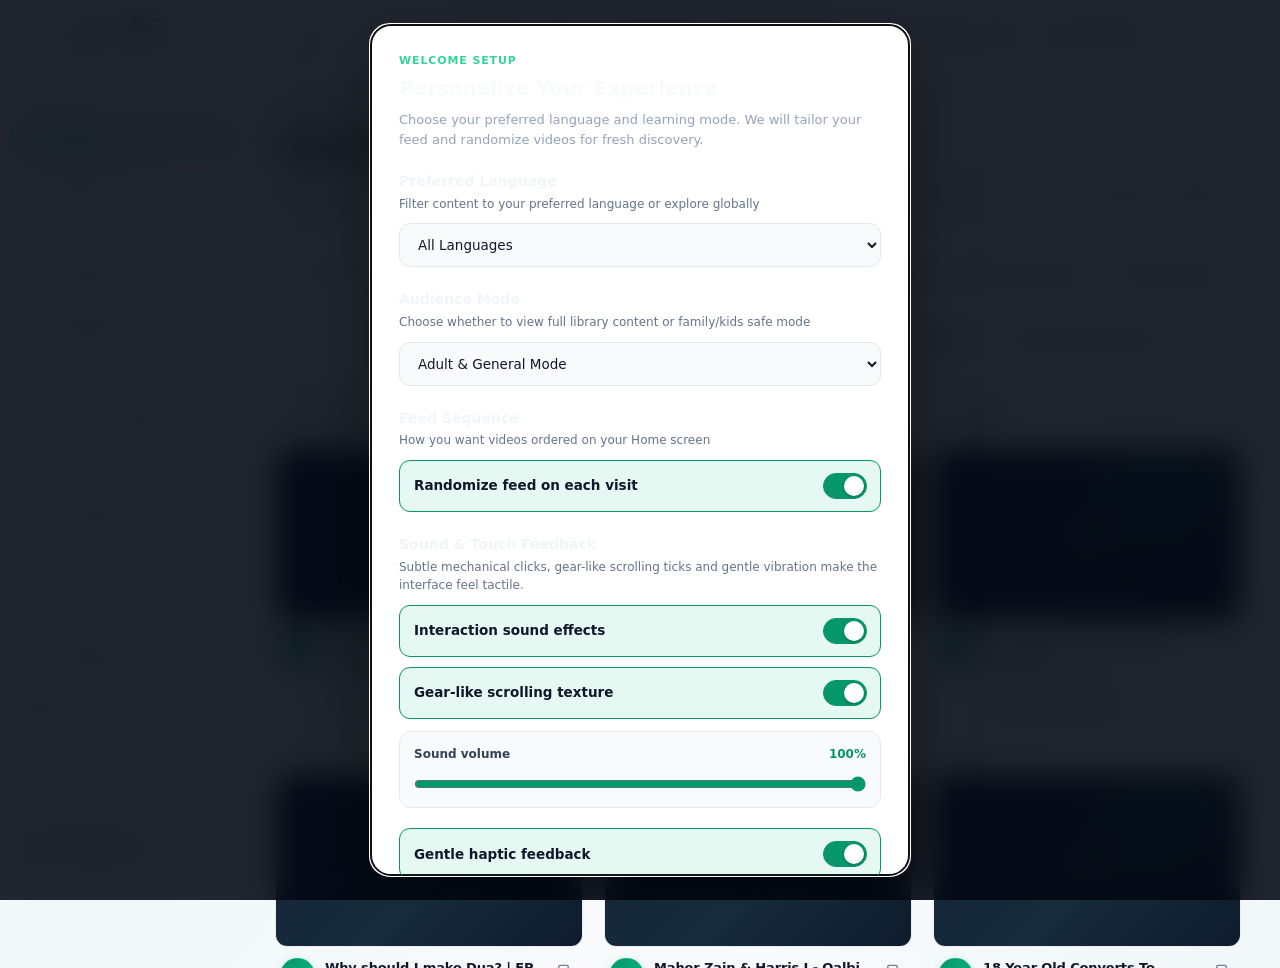
<file: index.html>
<!DOCTYPE html>
<html lang="en">

<head>
    <meta charset="UTF-8">
    <meta name="viewport" content="width=device-width, initial-scale=1">
    <meta name="theme-color" content="#0f172a">
    <script>
        (function () {
            try {
                var raw = localStorage.getItem("ilmo_user_preferences_v1");
                var prefs = raw ? JSON.parse(raw) : {};
                var theme = prefs.theme || "system";
                var prefersDark = window.matchMedia && window.matchMedia("(prefers-color-scheme: dark)").matches;
                var effective = theme === "system" ? (prefersDark ? "dark" : "light") : theme;
                document.documentElement.setAttribute("data-theme", effective);
                document.documentElement.setAttribute("data-theme-setting", theme);
                var meta = document.querySelector('meta[name="theme-color"]');
                if (meta) meta.setAttribute("content", effective === "dark" ? "#0f172a" : "#f8fafc");
            } catch (e) { }
        })();
    </script>
    <meta name="apple-mobile-web-app-capable" content="yes">
    <meta name="apple-mobile-web-app-status-bar-style" content="black-translucent">
    <meta name="apple-mobile-web-app-title" content="ILMO">
    <meta name="description"
        content="ILMO — Islamic Knowledge Without Distraction. A quiet, ad-free space for authentic Islamic lectures, Quran studies, reminders and educational videos.">
    <title>ILMO — Islamic Knowledge Without Distraction</title>
    <link rel="manifest" href="manifest.json">
    <link rel="icon" type="image/svg+xml" href="icons/icon.svg">
    <link rel="icon" type="image/png" sizes="192x192" href="icons/icon-192.png">
    <link rel="apple-touch-icon" href="icons/icon-192.png">
    <link rel="stylesheet" href="css/styles.css?v=2.3.4">
</head>

<body>
    <!-- Inline SVG sprite: all interface icons are self-contained. -->
    <svg class="icon-sprite" xmlns="http://www.w3.org/2000/svg" aria-hidden="true">
        <symbol id="i-menu" viewBox="0 0 24 24">
            <path d="M4 6h16M4 12h16M4 18h16" />
        </symbol>
        <symbol id="i-play" viewBox="0 0 24 24">
            <path d="m8 5 11 7-11 7V5Z" />
        </symbol>
        <symbol id="i-search" viewBox="0 0 24 24">
            <circle cx="10.8" cy="10.8" r="6.8" />
            <path d="m16 16 4.5 4.5" />
        </symbol>
        <symbol id="i-home" viewBox="0 0 24 24">
            <path d="m3 10 9-7 9 7v10a1 1 0 0 1-1 1h-5v-7H9v7H4a1 1 0 0 1-1-1V10Z" />
        </symbol>
        <symbol id="i-bookmark" viewBox="0 0 24 24">
            <path d="M6 4.8A1.8 1.8 0 0 1 7.8 3h8.4A1.8 1.8 0 0 1 18 4.8V21l-6-4-6 4V4.8Z" />
        </symbol>
        <symbol id="i-users" viewBox="0 0 24 24">
            <path
                d="M16 21v-2a4 4 0 0 0-4-4H8a4 4 0 0 0-4 4v2M10 11a4 4 0 1 0 0-8 4 4 0 0 0 0 8ZM20 8a3 3 0 0 1-2 2.83M20 21v-2a4 4 0 0 0-3-3.87" />
        </symbol>
        <symbol id="i-book-open" viewBox="0 0 24 24">
            <path
                d="M12 7v14M3 5.5A2.5 2.5 0 0 1 5.5 3H12v18H5.5A2.5 2.5 0 0 0 3 23V5.5ZM21 5.5A2.5 2.5 0 0 0 18.5 3H12v18h6.5a2.5 2.5 0 0 1 2.5 2V5.5Z" />
        </symbol>
        <symbol id="i-mic" viewBox="0 0 24 24">
            <rect x="9" y="2" width="6" height="12" rx="3" />
            <path d="M5 10v2a7 7 0 0 0 14 0v-2M12 19v3M8 22h8" />
        </symbol>
        <symbol id="i-sparkles" viewBox="0 0 24 24">
            <path
                d="m12 3 1.8 5.2L19 10l-5.2 1.8L12 17l-1.8-5.2L5 10l5.2-1.8L12 3ZM19 15l.9 2.1L22 18l-2.1.9L19 21l-.9-2.1L16 18l2.1-.9L19 15ZM5 2l.7 1.8L7.5 4.5l-1.8.7L5 7l-.7-1.8-1.8-.7 1.8-.7L5 2Z" />
        </symbol>
        <symbol id="i-landmark" viewBox="0 0 24 24">
            <path d="m3 9 9-6 9 6M4 10h16M5 10v9M9 10v9M15 10v9M19 10v9M3 21h18M2 19h20" />
        </symbol>
        <symbol id="i-clock" viewBox="0 0 24 24">
            <circle cx="12" cy="12" r="9" />
            <path d="M12 7v5l3 2" />
        </symbol>
        <symbol id="i-chevron-down" viewBox="0 0 24 24">
            <path d="m6 9 6 6 6-6" />
        </symbol>
        <symbol id="i-x" viewBox="0 0 24 24">
            <path d="m18 6-12 12M6 6l12 12" />
        </symbol>
        <symbol id="i-check" viewBox="0 0 24 24">
            <path d="m5 12 4 4L19 6" />
        </symbol>
        <symbol id="i-external" viewBox="0 0 24 24">
            <path d="M14 4h6v6M20 4l-9 9" />
            <path d="M18 13v5a2 2 0 0 1-2 2H6a2 2 0 0 1-2-2V8a2 2 0 0 1 2-2h5" />
        </symbol>
        <symbol id="i-github" viewBox="0 0 24 24">
            <path
                d="M9 19c-4.3 1.4-4.3-2.5-6-3m12 6v-3.9a3.4 3.4 0 0 0-.9-2.7c3-.3 6.1-1.5 6.1-6.7A5.2 5.2 0 0 0 18.8 5a4.8 4.8 0 0 0-.1-3S17.5 1.7 15 3.5a13.3 13.3 0 0 0-7 0C5.5 1.7 4.3 2 4.3 2A4.8 4.8 0 0 0 4.2 5a5.2 5.2 0 0 0-1.4 3.7c0 5.2 3.1 6.4 6.1 6.7A3.4 3.4 0 0 0 8 18.1V22" />
        </symbol>
        <symbol id="i-shield" viewBox="0 0 24 24">
            <path d="M12 22s8-4 8-11V5l-8-3-8 3v6c0 7 8 11 8 11Z" />
            <path d="m9 12 2 2 4-4" />
        </symbol>
        <symbol id="i-moon" viewBox="0 0 24 24">
            <path d="M20.5 14.5A8.5 8.5 0 0 1 9.5 3.5 8.5 8.5 0 1 0 20.5 14.5Z" />
        </symbol>
        <symbol id="i-sun" viewBox="0 0 24 24">
            <circle cx="12" cy="12" r="5" />
            <path
                d="M12 1v2M12 21v2M4.22 4.22l1.42 1.42M18.36 18.36l1.42 1.42M1 12h2M21 12h2M4.22 19.78l1.42-1.42M18.36 5.64l1.42-1.42" />
        </symbol>
        <symbol id="i-alert" viewBox="0 0 24 24">
            <path d="M10.3 3.9 2.2 18a2 2 0 0 0 1.7 3h16.2a2 2 0 0 0 1.7-3L13.7 3.9a2 2 0 0 0-3.4 0Z" />
            <path d="M12 9v4M12 17h.01" />
        </symbol>
        <symbol id="i-filter" viewBox="0 0 24 24">
            <path d="M4 6h16M7 12h10M10 18h4" />
        </symbol>
        <symbol id="i-trash" viewBox="0 0 24 24">
            <path d="M3 6h18M8 6V4h8v2M19 6l-1 14H6L5 6M10 11v5M14 11v5" />
        </symbol>
        <symbol id="i-settings" viewBox="0 0 24 24">
            <circle cx="12" cy="12" r="3" />
            <path
                d="M19.4 15a1.65 1.65 0 0 0 .33 1.82l.06.06a2 2 0 0 1 0 2.83 2 2 0 0 1-2.83 0l-.06-.06a1.65 1.65 0 0 0-1.82-.33 1.65 1.65 0 0 0-1 1.51V21a2 2 0 0 1-2 2 2 2 0 0 1-2-2v-.09A1.65 1.65 0 0 0 9 19.4a1.65 1.65 0 0 0-1.82.33l-.06.06a2 2 0 0 1-2.83 0 2 2 0 0 1 0-2.83l.06-.06a1.65 1.65 0 0 0 .33-1.82 1.65 1.65 0 0 0-1.51-1H3a2 2 0 0 1-2-2 2 2 0 0 1 2-2h.09A1.65 1.65 0 0 0 4.6 9a1.65 1.65 0 0 0-.33-1.82l-.06-.06a2 2 0 0 1 0-2.83 2 2 0 0 1 2.83 0l.06.06a1.65 1.65 0 0 0 1.82.33H9a1.65 1.65 0 0 0 1-1.51V3a2 2 0 0 1 2-2 2 2 0 0 1 2 2v.09a1.65 1.65 0 0 0 1 1.51 1.65 1.65 0 0 0 1.82-.33l.06-.06a2 2 0 0 1 2.83 0 2 2 0 0 1 0 2.83l-.06.06a1.65 1.65 0 0 0-.33 1.82V9a1.65 1.65 0 0 0 1.51 1H21a2 2 0 0 1 2 2 2 2 0 0 1-2 2h-.09a1.65 1.65 0 0 0-1.51 1z" />
        </symbol>
        <symbol id="i-shuffle" viewBox="0 0 24 24">
            <polyline points="16 3 21 3 21 8" />
            <line x1="4" y1="20" x2="21" y2="3" />
            <polyline points="21 16 21 21 16 21" />
            <line x1="15" y1="15" x2="21" y2="21" />
            <line x1="4" y1="4" x2="9" y2="9" />
        </symbol>
        <symbol id="i-mail" viewBox="0 0 24 24">
            <rect width="20" height="16" x="2" y="4" rx="2" />
            <path d="m22 7-8.97 5.7a1.94 1.94 0 0 1-2.06 0L2 7" />
        </symbol>
        <symbol id="i-plus" viewBox="0 0 24 24">
            <path d="M5 12h14M12 5v14" />
        </symbol>
        <symbol id="i-flag" viewBox="0 0 24 24">
            <path d="M4 15s1-1 4-1 5 2 8 2 4-1 4-1V3s-1 1-4 1-5-2-8-2-4 1-4 1zM4 22v-7" />
        </symbol>
        <symbol id="i-heart" viewBox="0 0 24 24">
            <path
                d="M19 14c1.49-1.46 3-3.21 3-5.5A5.5 5.5 0 0 0 16.5 3c-1.76 0-3 .5-4.5 2-1.5-1.5-2.74-2-4.5-2A5.5 5.5 0 0 0 2 8.5c0 2.3 1.5 4.05 3 5.5l7 7Z" />
        </symbol>
        <symbol id="i-download" viewBox="0 0 24 24">
            <path d="M21 15v4a2 2 0 0 1-2 2H5a2 2 0 0 1-2-2v-4" />
            <polyline points="7 10 12 15 17 10" />
            <line x1="12" y1="15" x2="12" y2="3" />
        </symbol>
    </svg>

    <header class="site-header">
        <div class="header-inner">
            <div class="header-brand">
                <button class="icon-button menu-toggle" id="menuToggle" type="button" aria-label="Toggle navigation"
                    aria-expanded="true" aria-controls="sidebar">
                    <svg class="icon">
                        <use href="#i-menu" />
                    </svg>
                </button>
                <a class="brand-lockup" href="#" id="brandHome"
                    aria-label="ILMO - Islamic Knowledge Without Distraction">
                    <span class="brand-mark" aria-hidden="true">
                        <svg class="brand-logo" viewBox="0 0 48 48" width="30" height="30" fill="none">
                            <g stroke="#10B981" stroke-width="2.6" stroke-linecap="round" stroke-linejoin="round">
                                <path d="M24 16.5C19.5 12.8 13.5 11.8 7 14v21 c6.5-2.2 12.5-1.2 17 2.5" />
                                <path d="M24 16.5c4.5-3.7 10.5-4.7 17-2.5v21 c-6.5-2.2-12.5-1.2-17 2.5" />
                            </g>
                            <g stroke="#94A3B8" stroke-width="1.6" stroke-linecap="round">
                                <path d="M13 20c3-.7 5.8-.2 8.5 1.1" />
                                <path d="M13 26c3-.7 5.8-.2 8.5 1.1" />
                                <path d="M35 20c-3-.7-5.8-.2-8.5 1.1" />
                                <path d="M35 26c-3-.7-5.8-.2-8.5 1.1" />
                            </g>
                        </svg>
                    </span>
                    <span class="brand-name">ILMO<span class="brand-caption">Knowledge Without Distraction</span></span>
                </a>
            </div>

            <label class="search-wrap" for="searchInput">
                <svg class="icon">
                    <use href="#i-search" />
                </svg>
                <input id="searchInput" type="search" autocomplete="off"
                    placeholder="Search Islamic lectures, topics or channels..." aria-label="Search videos">
                <button class="search-clear" id="clearSearch" type="button" aria-label="Clear search">
                    <svg class="icon sm">
                        <use href="#i-x" />
                    </svg>
                </button>
            </label>

            <div class="header-actions">
                <button class="header-action" id="themeToggle" type="button" aria-label="Toggle Theme"
                    title="Theme: Device Default">
                    <svg class="icon">
                        <use href="#i-moon" />
                    </svg>
                    <span class="action-label" id="themeLabel">Theme</span>
                </button>
                <button class="header-action" id="settingsShortcut" type="button" aria-label="Portal Preferences">
                    <svg class="icon">
                        <use href="#i-settings" />
                    </svg>
                    <span class="action-label">Preferences</span>
                </button>
                <button class="header-action" id="watchLaterShortcut" type="button" aria-label="Open Watch Later">
                    <svg class="icon">
                        <use href="#i-bookmark" />
                    </svg>
                    <span class="action-label">Watch Later</span>
                    <span class="saved-count" id="savedCount">0</span>
                </button>
                <button class="header-action install-app-btn" id="installAppHeader" type="button"
                    aria-label="Install ILMO App" title="Install ILMO as an App">
                    <svg class="icon">
                        <use href="#i-download" />
                    </svg><span class="action-label">Install App</span>
                </button>
                <a class="header-action github-link" id="githubLink" href="#" target="_blank" rel="noopener noreferrer"
                    hidden aria-label="Project on GitHub">
                    <svg class="icon">
                        <use href="#i-github" />
                    </svg><span>GitHub</span>
                </a>
            </div>
        </div>
    </header>

    <div class="mobile-backdrop" id="mobileBackdrop" aria-hidden="true"></div>

    <div class="app-shell">
        <aside class="sidebar" id="sidebar" aria-label="Main navigation">
            <div class="sidebar-section">
                <div class="sidebar-heading">Discover</div>
                <nav class="sidebar-nav">
                    <button class="nav-item active" type="button" data-view="home" aria-current="page">
                        <svg class="icon">
                            <use href="#i-home" />
                        </svg><span>Home</span>
                    </button>
                    <button class="nav-item" type="button" data-view="watch-later">
                        <svg class="icon">
                            <use href="#i-bookmark" />
                        </svg><span>Watch Later</span><span class="nav-count" id="sidebarSavedCount">0</span>
                    </button>
                    <button class="nav-item" type="button" data-view="channels">
                        <svg class="icon">
                            <use href="#i-users" />
                        </svg><span>All Channels</span>
                    </button>
                    <button class="nav-item" type="button" id="sidebarSettings" data-action="settings">
                        <svg class="icon">
                            <use href="#i-settings" />
                        </svg><span>Preferences</span>
                    </button>
                    <button class="nav-item" type="button" id="sidebarChannelRequest" data-action="channel-request">
                        <svg class="icon">
                            <use href="#i-flag" />
                        </svg><span>Suggest / Report Channel</span>
                    </button>
                </nav>
            </div>

            <div class="sidebar-section">
                <div class="sidebar-heading">Browse topics</div>
                <nav class="sidebar-nav">
                    <button class="nav-item" type="button" data-category="Quran & Tafseer">
                        <svg class="icon">
                            <use href="#i-book-open" />
                        </svg><span>Quran & Tafseer</span>
                    </button>
                    <button class="nav-item" type="button" data-category="Lectures & Islamic Studies">
                        <svg class="icon">
                            <use href="#i-mic" />
                        </svg><span>Lectures & Studies</span>
                    </button>
                    <button class="nav-item" type="button" data-category="Reminders & Spirituality">
                        <svg class="icon">
                            <use href="#i-sparkles" />
                        </svg><span>Reminders & Faith</span>
                    </button>
                    <button class="nav-item" type="button" data-category="Children & Family">
                        <svg class="icon">
                            <use href="#i-users" />
                        </svg><span>Children & Family</span>
                    </button>
                    <button class="nav-item" type="button" data-category="Dawah & Outreach">
                        <svg class="icon">
                            <use href="#i-home" />
                        </svg><span>Dawah & Outreach</span>
                    </button>
                    <button class="nav-item" type="button" data-category="Nasheeds & Islamic Arts">
                        <svg class="icon">
                            <use href="#i-play" />
                        </svg><span>Nasheeds & Arts</span>
                    </button>
                    <button class="nav-item" type="button" data-category="Islamic History & Stories">
                        <svg class="icon">
                            <use href="#i-landmark" />
                        </svg><span>Islamic History</span>
                    </button>
                    <button class="nav-item" type="button" data-category="Documentaries & Media">
                        <svg class="icon">
                            <use href="#i-search" />
                        </svg><span>Documentaries & Media</span>
                    </button>
                </nav>
            </div>

            <div class="sidebar-section">
                <div class="sidebar-heading">App</div>
                <nav class="sidebar-nav">
                    <button class="nav-item install-app-btn" id="installAppSidebar" type="button"
                        title="Install ILMO as an App">
                        <svg class="icon">
                            <use href="#i-download" />
                        </svg><span>Install App</span>
                    </button>
                </nav>
            </div>

            <div class="sidebar-section">
                <div class="sidebar-heading">Contribution</div>
                <nav class="sidebar-nav">
                    <button class="nav-item" type="button" data-view="support">
                        <svg class="icon">
                            <use href="#i-heart" />
                        </svg><span>Support</span>
                    </button>
                </nav>
            </div>

            <div class="sidebar-note">
                <strong>A calmer way to learn.</strong>
                No feeds, comments or autoplay queues. Just useful knowledge, one video at a time.
            </div>
        </aside>

        <main class="main-content">
            <div class="content-inner">
                <section class="page-intro" aria-labelledby="pageTitle">
                    <div>
                        <div class="eyebrow">ILMO · Islamic Knowledge Without Distraction</div>
                        <h1 id="pageTitle">Learn with intention.</h1>
                        <p class="page-description" id="pageDescription">Explore thoughtful lectures, Quran studies and
                            reminders from selected Islamic educators.</p>
                    </div>
                    <div class="intro-aside">
                        <span class="quiet-pill"><svg class="icon">
                                <use href="#i-moon" />
                            </svg> Distraction-free by design</span>
                        <button class="quiet-pill pref-pill-btn" id="prefBadgeBtn" type="button"
                            title="Change language or audience mode">
                            <svg class="icon">
                                <use href="#i-settings" />
                            </svg>
                            <span id="prefBadgeText">All Languages • Adult Mode</span>
                        </button>
                    </div>
                </section>

                <section class="filter-panel" aria-label="Video filters">
                    <div class="filter-row">
                        <div class="filter-label">Channels</div>
                        <div class="chip-scroll" id="channelFilters" role="group" aria-label="Filter by channel"></div>
                    </div>
                    <div class="filter-row">
                        <div class="filter-label">Topics</div>
                        <div class="chip-scroll" id="categoryFilters" role="group" aria-label="Filter by topic"></div>
                    </div>
                </section>

                <section aria-label="Video results">
                    <div class="toolbar">
                        <div class="results-copy" id="resultsCopy" aria-live="polite">Showing <strong>0 videos</strong>
                        </div>
                        <div class="toolbar-right">
                            <button class="shuffle-btn" id="shuffleFeedBtn" type="button"
                                title="Shuffle feed for fresh discovery">
                                <svg class="icon sm">
                                    <use href="#i-shuffle" />
                                </svg>
                                <span>Shuffle</span>
                            </button>
                            <label class="sort-label" for="sortSelect">Sort by</label>
                            <select class="sort-select" id="sortSelect" aria-label="Sort videos">
                                <option value="random">🎲 Fresh Shuffle</option>
                                <option value="recent">Recently Added</option>
                                <option value="oldest">Oldest Added</option>
                                <option value="title-asc">Title: A–Z</option>
                                <option value="title-desc">Title: Z–A</option>
                                <option value="shortest">Shortest Duration</option>
                                <option value="longest">Longest Duration</option>
                            </select>
                        </div>
                    </div>

                    <div class="video-grid" id="videoGrid" aria-live="polite"></div>
                    <div id="emptyStateHost"></div>
                </section>

                <footer class="site-footer">
                    <span class="footer-brand">ILMO</span>
                    <span class="footer-note">Islamic Knowledge Without Distraction. Videos are embedded from
                        YouTube.</span>
                    <div class="footer-links">
                        <button class="footer-link-btn" id="footerChannelRequest" type="button">
                            <svg class="icon sm">
                                <use href="#i-flag" />
                            </svg>
                            <span>Suggest or Report a Channel</span>
                        </button>
                        <button class="footer-link-btn" id="footerSupportBtn" type="button" data-view="support">
                            <svg class="icon sm">
                                <use href="#i-heart" />
                            </svg>
                            <span>Support the Developer</span>
                        </button>
                    </div>
                </footer>
            </div>
        </main>
    </div>

    <!-- Mobile App Bottom Navigation Bar -->
    <nav class="mobile-bottom-nav" id="mobileBottomNav" aria-label="Mobile Navigation">
        <button class="bottom-nav-item active" type="button" data-view="home" aria-label="Home">
            <svg class="icon">
                <use href="#i-home" />
            </svg>
            <span>Home</span>
        </button>
        <button class="bottom-nav-item" type="button" data-view="channels" aria-label="All Channels">
            <svg class="icon">
                <use href="#i-users" />
            </svg>
            <span>Channels</span>
        </button>
        <button class="bottom-nav-item" type="button" data-view="watch-later" aria-label="Watch Later">
            <span class="bottom-nav-icon-wrap">
                <svg class="icon">
                    <use href="#i-bookmark" />
                </svg>
                <span class="bottom-saved-badge" id="bottomSavedCount">0</span>
            </span>
            <span>Saved</span>
        </button>
        <button class="bottom-nav-item" type="button" id="bottomNavPrefs" aria-label="Preferences">
            <svg class="icon">
                <use href="#i-settings" />
            </svg>
            <span>Settings</span>
        </button>
    </nav>

    <!-- User Preferences & Onboarding Modal -->
    <div class="pref-modal" id="preferencesModal" aria-hidden="true">
        <section class="pref-dialog" id="prefDialog" role="dialog" aria-modal="true" aria-labelledby="prefModalTitle"
            tabindex="-1">
            <div class="pref-header">
                <div class="pref-title-group">
                    <span class="pref-kicker" id="prefModalKicker">First-time Setup</span>
                    <h2 class="pref-title" id="prefModalTitle">Welcome to ILMO</h2>
                    <p class="pref-subtitle" id="prefModalSubtitle">Islamic Knowledge Without Distraction. Customize
                        your preferences below for fresh, focused discovery.</p>
                </div>
                <button class="icon-button pref-close-btn" id="prefCloseBtn" type="button"
                    aria-label="Close preferences">
                    <svg class="icon">
                        <use href="#i-x" />
                    </svg>
                </button>
            </div>

            <div class="pref-body">
                <!-- Language Selection -->
                <div class="pref-group">
                    <label class="pref-label">
                        <span class="pref-label-main">Preferred Language</span>
                        <span class="pref-label-sub">Filter content to your preferred language or explore
                            globally</span>
                    </label>
                    <div class="mobile-pref-control">
                        <select id="prefLanguageSelect" class="pref-select">
                            <option value="all">All Languages</option>
                            <option value="en">English</option>
                            <option value="ur">Urdu</option>
                            <option value="ar">Arabic</option>
                            <option value="id">Indonesian</option>
                            <option value="bn">Bengali</option>
                            <option value="hi">Hindi</option>
                            <option value="fr">French</option>
                        </select>
                    </div>
                    <div class="pref-lang-grid" id="prefLangGrid">
                        <button type="button" class="lang-card active" data-lang="all">
                            <span class="lang-flag">🌐</span>
                            <span class="lang-name">All Languages</span>
                            <span class="lang-native">Global Feed</span>
                        </button>
                        <button type="button" class="lang-card" data-lang="en">
                            <span class="lang-flag">🇬🇧</span>
                            <span class="lang-name">English</span>
                            <span class="lang-native">English</span>
                        </button>
                        <button type="button" class="lang-card" data-lang="ur">
                            <span class="lang-flag">🇵🇰</span>
                            <span class="lang-name">Urdu</span>
                            <span class="lang-native">اردو</span>
                        </button>
                        <button type="button" class="lang-card" data-lang="ar">
                            <span class="lang-flag">🇸🇦</span>
                            <span class="lang-name">Arabic</span>
                            <span class="lang-native">العربية</span>
                        </button>
                        <button type="button" class="lang-card" data-lang="id">
                            <span class="lang-flag">🇮🇩</span>
                            <span class="lang-name">Indonesian</span>
                            <span class="lang-native">Bahasa Indonesia</span>
                        </button>
                        <button type="button" class="lang-card" data-lang="bn">
                            <span class="lang-flag">🇧🇩</span>
                            <span class="lang-name">Bengali</span>
                            <span class="lang-native">বাংলা</span>
                        </button>
                        <button type="button" class="lang-card" data-lang="hi">
                            <span class="lang-flag">🇮🇳</span>
                            <span class="lang-name">Hindi</span>
                            <span class="lang-native">हिन्दी</span>
                        </button>
                        <button type="button" class="lang-card" data-lang="fr">
                            <span class="lang-flag">🇫🇷</span>
                            <span class="lang-name">French</span>
                            <span class="lang-native">Français</span>
                        </button>
                    </div>
                </div>

                <!-- Audience Mode (Adult vs Kids) -->
                <div class="pref-group">
                    <label class="pref-label">
                        <span class="pref-label-main">Audience Mode</span>
                        <span class="pref-label-sub">Choose whether to view full library content or family/kids safe
                            mode</span>
                    </label>
                    <div class="mobile-pref-control">
                        <select id="prefAudienceSelect" class="pref-select">
                            <option value="adult">Adult & General Mode</option>
                            <option value="kids">Kids & Family Mode</option>
                        </select>
                    </div>
                    <div class="pref-audience-grid">
                        <label class="audience-card" for="audienceAdult">
                            <input type="radio" name="prefAudience" id="audienceAdult" value="adult" checked>
                            <div class="audience-card-content">
                                <div class="audience-icon">🧑</div>
                                <div class="audience-info">
                                    <div class="audience-title">Adult & General Mode</div>
                                    <div class="audience-desc">Full access to in-depth scholarly lectures, tafseer,
                                        fiqh, debates, and Islamic history.</div>
                                </div>
                            </div>
                        </label>
                        <label class="audience-card" for="audienceKids">
                            <input type="radio" name="prefAudience" id="audienceKids" value="kids">
                            <div class="audience-card-content">
                                <div class="audience-icon">🧒</div>
                                <div class="audience-info">
                                    <div class="audience-title">Kids & Family Mode</div>
                                    <div class="audience-desc">Curated safe content: Prophet stories for children,
                                        educational animations, moral cartoons & nasheeds.</div>
                                </div>
                            </div>
                        </label>
                    </div>
                </div>

                <!-- Feed Randomization Toggle -->
                <div class="pref-group">
                    <label class="pref-label">
                        <span class="pref-label-main">Feed Sequence</span>
                        <span class="pref-label-sub">How you want videos ordered on your Home screen</span>
                    </label>
                    <label class="pref-toggle-card" for="prefShuffle">
                        <input type="checkbox" id="prefShuffle" checked>
                        <div class="toggle-card-content">
                            <div class="toggle-icon">🎲</div>
                            <div class="toggle-info">
                                <div class="toggle-title">Randomize feed on each visit</div>
                                <div class="toggle-desc">Show a fresh, randomized sequence every time you visit or
                                    refresh to discover diverse topics and speakers.</div>
                            </div>
                        </div>
                    </label>
                </div>

                <!-- Interaction Sounds & Haptics -->
                <div class="pref-group sound-settings">
                    <label class="pref-label">
                        <span class="pref-label-main">Sound & Touch Feedback</span>
                        <span class="pref-label-sub">Subtle mechanical clicks, gear-like scrolling ticks and gentle
                            vibration make the interface feel tactile.</span>
                    </label>

                    <label class="pref-toggle-card" for="prefSoundEffects">
                        <input type="checkbox" id="prefSoundEffects" checked>
                        <div class="toggle-card-content">
                            <div class="toggle-icon">⚙️</div>
                            <div class="toggle-info">
                                <div class="toggle-title">Interaction sound effects</div>
                                <div class="toggle-desc">Soft clicks, tab changes, bookmark chimes and modal whooshes.
                                    No speech or narration.</div>
                            </div>
                        </div>
                    </label>

                    <label class="pref-toggle-card" for="prefScrollSounds">
                        <input type="checkbox" id="prefScrollSounds" checked>
                        <div class="toggle-card-content">
                            <div class="toggle-icon">〰️</div>
                            <div class="toggle-info">
                                <div class="toggle-title">Gear-like scrolling texture</div>
                                <div class="toggle-desc">A quiet mechanical tick after a short scrolling distance, never
                                    a continuous sound.</div>
                            </div>
                        </div>
                    </label>

                    <div class="sound-volume-control">
                        <div class="sound-volume-heading">
                            <label for="prefSoundVolume">Sound volume</label>
                            <output id="soundVolumeValue" for="prefSoundVolume">100%</output>
                        </div>
                        <input class="sound-volume-range" type="range" id="prefSoundVolume" min="0" max="1" step="0.05"
                            value="1.0">
                    </div>

                    <label class="pref-toggle-card" for="prefHaptics">
                        <input type="checkbox" id="prefHaptics" checked>
                        <div class="toggle-card-content">
                            <div class="toggle-icon">📳</div>
                            <div class="toggle-info">
                                <div class="toggle-title">Gentle haptic feedback</div>
                                <div class="toggle-desc">Short vibration pulses on supported phones. Availability
                                    depends on the browser and device.</div>
                            </div>
                        </div>
                    </label>

                    <button class="secondary-button sound-preview-button" id="previewSoundsBtn" type="button">
                        <svg class="icon sm">
                            <use href="#i-volume-2" />
                        </svg>
                        <span>Preview interaction sounds</span>
                    </button>
                    <p class="sound-support-note">Audio starts after your first touch or click, as required by browser
                        autoplay policies. Sound is generated locally; no audio files are downloaded.</p>
                </div>

                <!-- Theme / Appearance -->
                <div class="pref-group">
                    <label class="pref-label">
                        <span class="pref-label-main">Appearance & Theme</span>
                        <span class="pref-label-sub">Choose Light, Dark, or automatically detect device theme</span>
                    </label>
                    <div class="mobile-pref-control">
                        <select id="prefThemeSelect" class="pref-select">
                            <option value="system">Device Theme</option>
                            <option value="light">Light Theme</option>
                            <option value="dark">Dark Theme</option>
                        </select>
                    </div>
                    <div class="pref-theme-grid" id="prefThemeGrid">
                        <button type="button" class="theme-card active" data-theme="system">
                            <span class="theme-card-icon">📱</span>
                            <span class="theme-card-title">Device Theme</span>
                            <span class="theme-card-desc">Match phone / PC</span>
                        </button>
                        <button type="button" class="theme-card" data-theme="light">
                            <span class="theme-card-icon">☀️</span>
                            <span class="theme-card-title">Light Theme</span>
                            <span class="theme-card-desc">Clean & bright</span>
                        </button>
                        <button type="button" class="theme-card" data-theme="dark">
                            <span class="theme-card-icon">🌙</span>
                            <span class="theme-card-title">Dark Theme</span>
                            <span class="theme-card-desc">Quiet night mode</span>
                        </button>
                    </div>
                </div>
            </div>

            <div class="pref-footer">
                <button class="secondary-button" id="prefResetBtn" type="button">Reset to Defaults</button>
                <button class="primary-button pref-save-btn" id="prefSaveBtn" type="button">Save & Continue</button>
            </div>
        </section>
    </div>

    <!-- Install App Modal -->
    <div class="pref-modal" id="installModal" aria-hidden="true">
        <section class="pref-dialog" id="installDialog" role="dialog" aria-modal="true"
            aria-labelledby="installModalTitle" tabindex="-1">
            <div class="pref-header">
                <div>
                    <span class="pref-kicker"><svg class="icon">
                            <use href="#i-download" />
                        </svg> Mobile & Desktop</span>
                    <h2 class="pref-title" id="installModalTitle">Install ILMO App</h2>
                    <p class="pref-subtitle">Install ILMO on your home screen or desktop for a fast, distraction-free
                        experience.</p>
                </div>
                <button class="pref-close-btn" id="installCloseBtn" type="button" aria-label="Close modal">
                    <svg class="icon">
                        <use href="#i-x" />
                    </svg>
                </button>
            </div>
            <div class="pref-body">
                <div id="nativeInstallPromptWrap" style="text-align: center; margin-bottom: 8px;">
                    <button class="primary-button" id="btnTriggerNativeInstall" type="button"
                        style="width: 100%; justify-content: center; padding: 12px 18px; font-size: 13.5px;">
                        <svg class="icon">
                            <use href="#i-download" />
                        </svg>
                        <span>Install as Web App</span>
                    </button>
                </div>
                <div class="pref-group">
                    <span class="pref-label">How to add to Home Screen:</span>
                    <div
                        style="display: flex; flex-direction: column; gap: 10px; font-size: 12px; color: var(--text-soft); line-height: 1.55;">
                        <div
                            style="padding: 10px 12px; background: var(--surface-raised); border: 1px solid var(--border); border-radius: 10px;">
                            <strong style="color: var(--text);">🤖 Android (Chrome / Edge / Firefox):</strong><br>
                            Tap your browser menu <strong>(⋮)</strong> and select <strong>"Install app"</strong> or
                            <strong>"Add to Home screen"</strong>.
                        </div>
                        <div
                            style="padding: 10px 12px; background: var(--surface-raised); border: 1px solid var(--border); border-radius: 10px;">
                            <strong style="color: var(--text);">🍏 iPhone & iPad (Safari):</strong><br>
                            Tap the <strong>Share</strong> button (square with arrow) at the bottom, then tap
                            <strong>"Add to Home Screen"</strong>.
                        </div>
                        <div
                            style="padding: 10px 12px; background: var(--surface-raised); border: 1px solid var(--border); border-radius: 10px;">
                            <strong style="color: var(--text);">💻 PC & Mac (Chrome / Edge):</strong><br>
                            Click the <strong>Install icon (⊕)</strong> on the right side of the address bar.
                        </div>
                    </div>
                </div>
                <div class="pref-group" style="margin-top: 4px;">
                    <span class="pref-label">Download APK Directly:</span>
                    <a class="secondary-button" href="https://github.com/Siddiq2772/ilmo/releases/tag/v1"
                        target="_blank" rel="noopener noreferrer"
                        style="justify-content: center; gap: 8px; width: 100%; text-decoration: none;">
                        <svg class="icon sm">
                            <use href="#i-external" />
                        </svg>
                        <span>Download Standalone Android APK (v1)</span>
                    </a>
                </div>
            </div>
        </section>
    </div>

    <!-- Channel Request & Feedback Modal -->
    <div class="pref-modal" id="channelRequestModal" aria-hidden="true">
        <section class="pref-dialog channel-request-dialog" id="channelRequestDialog" role="dialog" aria-modal="true"
            aria-labelledby="reqModalTitle" tabindex="-1">
            <div class="pref-header">
                <div>
                    <span class="pref-kicker" id="reqModalKicker"><svg class="icon">
                            <use href="#i-users" />
                        </svg> Channel Curation</span>
                    <h2 class="pref-title" id="reqModalTitle">Suggest or Report a Channel</h2>
                    <p class="pref-subtitle" id="reqModalSubtitle">Help keep this portal beneficial and authentic.
                        Request a new Islamic channel to be added or report an existing channel to be removed.</p>
                </div>
                <button class="pref-close-btn" id="reqCloseBtn" type="button" aria-label="Close modal">
                    <svg class="icon">
                        <use href="#i-x" />
                    </svg>
                </button>
            </div>

            <div class="pref-body">
                <!-- Action Type Switcher: Add vs Remove -->
                <div class="req-type-switcher" role="radiogroup" aria-label="Request type">
                    <button type="button" class="req-type-btn active" id="reqTypeAdd" data-type="add">
                        <svg class="icon sm">
                            <use href="#i-plus" />
                        </svg>
                        <span>Request to Add Channel</span>
                    </button>
                    <button type="button" class="req-type-btn" id="reqTypeRemove" data-type="remove">
                        <svg class="icon sm">
                            <use href="#i-flag" />
                        </svg>
                        <span>Report / Remove Channel</span>
                    </button>
                </div>

                <!-- Input Fields -->
                <div class="req-form-group">
                    <label class="req-form-label" for="reqChannelName">
                        Channel Name or Handle <span class="req-star">*</span>
                    </label>
                    <input type="text" id="reqChannelName" class="req-form-input"
                        placeholder="e.g. Yaqeen Institute or @yaqeeninstituteofficial" required>
                </div>

                <div class="req-form-group">
                    <label class="req-form-label" for="reqChannelUrl">
                        Channel YouTube Link <span class="req-optional">(optional)</span>
                    </label>
                    <input type="url" id="reqChannelUrl" class="req-form-input"
                        placeholder="e.g. https://youtube.com/@channel">
                </div>

                <div class="req-form-group">
                    <label class="req-form-label" for="reqReason">
                        Reason / Notes <span class="req-star">*</span>
                    </label>
                    <textarea id="reqReason" class="req-form-textarea" rows="3"
                        placeholder="Tell us why this channel should be added (e.g. language, topics covered) or why it should be removed (e.g. non-Islamic, music, misleading content)..."></textarea>
                </div>

                <!-- Submission Methods Note -->
                <div class="req-dest-notice">
                    <svg class="icon sm">
                        <use href="#i-shield" />
                    </svg>
                    <span>Submissions are sent directly to <code>diekaiju@duck.com</code> via <strong>Gmail</strong> or
                        as a <strong>GitHub Issue</strong>.</span>
                </div>
            </div>

            <div class="pref-footer req-footer">
                <button class="secondary-button req-method-btn" id="reqSubmitGmail" type="button"
                    title="Send pre-filled request using Gmail Web">
                    <svg class="icon sm">
                        <use href="#i-mail" />
                    </svg>
                    <span>Send via Gmail</span>
                </button>
                <button class="secondary-button req-method-btn" id="reqSubmitEmail" type="button"
                    title="Send request using your default mail app">
                    <svg class="icon sm">
                        <use href="#i-mail" />
                    </svg>
                    <span>Default Email App</span>
                </button>
                <button class="primary-button req-method-btn" id="reqSubmitGithub" type="button"
                    title="Open a pre-filled Issue on GitHub repository">
                    <svg class="icon sm">
                        <use href="#i-github" />
                    </svg>
                    <span>Open GitHub Issue</span>
                </button>
            </div>
        </section>
    </div>

    <!-- Focused theater. The iframe is intentionally empty until a video is selected. -->
    <div class="player-modal" id="playerModal" aria-hidden="true">
        <section class="player-dialog" id="playerDialog" role="dialog" aria-modal="true" aria-labelledby="playerTitle"
            tabindex="-1">
            <div class="player-topline">
                <div class="player-kicker"><svg class="icon">
                        <use href="#i-play" />
                    </svg> Focus mode · Selected lecture</div>
                <button class="close-player" id="closePlayerButton" type="button" aria-label="Close video player"
                    title="Close player">
                    <svg class="icon">
                        <use href="#i-x" />
                    </svg>
                </button>
            </div>
            <div class="player-frame-wrap">
                <iframe id="videoFrame" src="" title="Selected Islamic video"
                    sandbox="allow-scripts allow-same-origin allow-presentation allow-forms"
                    allow="accelerometer; clipboard-write; encrypted-media; gyroscope; picture-in-picture; web-share"
                    allowfullscreen referrerpolicy="strict-origin-when-cross-origin"></iframe>
                <div class="player-unavailable" id="playerUnavailable">
                    <svg class="icon">
                        <use href="#i-alert" />
                    </svg>
                    <strong>Video unavailable in the embedded player</strong>
                    <span>This video may have embedding restrictions or may no longer be available. Use the YouTube link
                        below to try watching it there.</span>
                </div>
            </div>
            <div class="player-details">
                <h2 class="player-title" id="playerTitle">Selected video</h2>
                <div class="player-meta-row" id="playerMeta"></div>
                <div class="player-actions">
                    <button class="secondary-button" id="playerSaveButton" type="button">
                        <svg class="icon sm">
                            <use href="#i-bookmark" />
                        </svg><span>Save to Watch Later</span>
                    </button>
                    <a class="secondary-button youtube-link" id="youtubeFallback" href="#" target="_blank"
                        rel="noopener noreferrer">
                        <svg class="icon sm">
                            <use href="#i-external" />
                        </svg> Open on YouTube
                    </a>
                </div>
                <div class="description-box collapsed" id="descriptionBox">
                    <p id="playerDescription"></p>
                    <button class="description-toggle" id="descriptionToggle" type="button" aria-expanded="false">Show
                        more</button>
                </div>
            </div>
            <section class="recommendations" aria-labelledby="recommendationsTitle">
                <div class="recommendations-heading">
                    <div>
                        <h3 id="recommendationsTitle">Continue learning</h3>
                        <p>More videos from your selected library</p>
                    </div>
                </div>
                <div class="recommendation-grid" id="recommendationGrid"></div>
            </section>
        </section>
    </div>

    <div class="toast-region" id="toastRegion" aria-live="polite" aria-atomic="true"></div>

    <script src="videos.js"></script>
    <script src="js/app.js?v=2.3.5" defer></script>
</body>

</html>
</file>
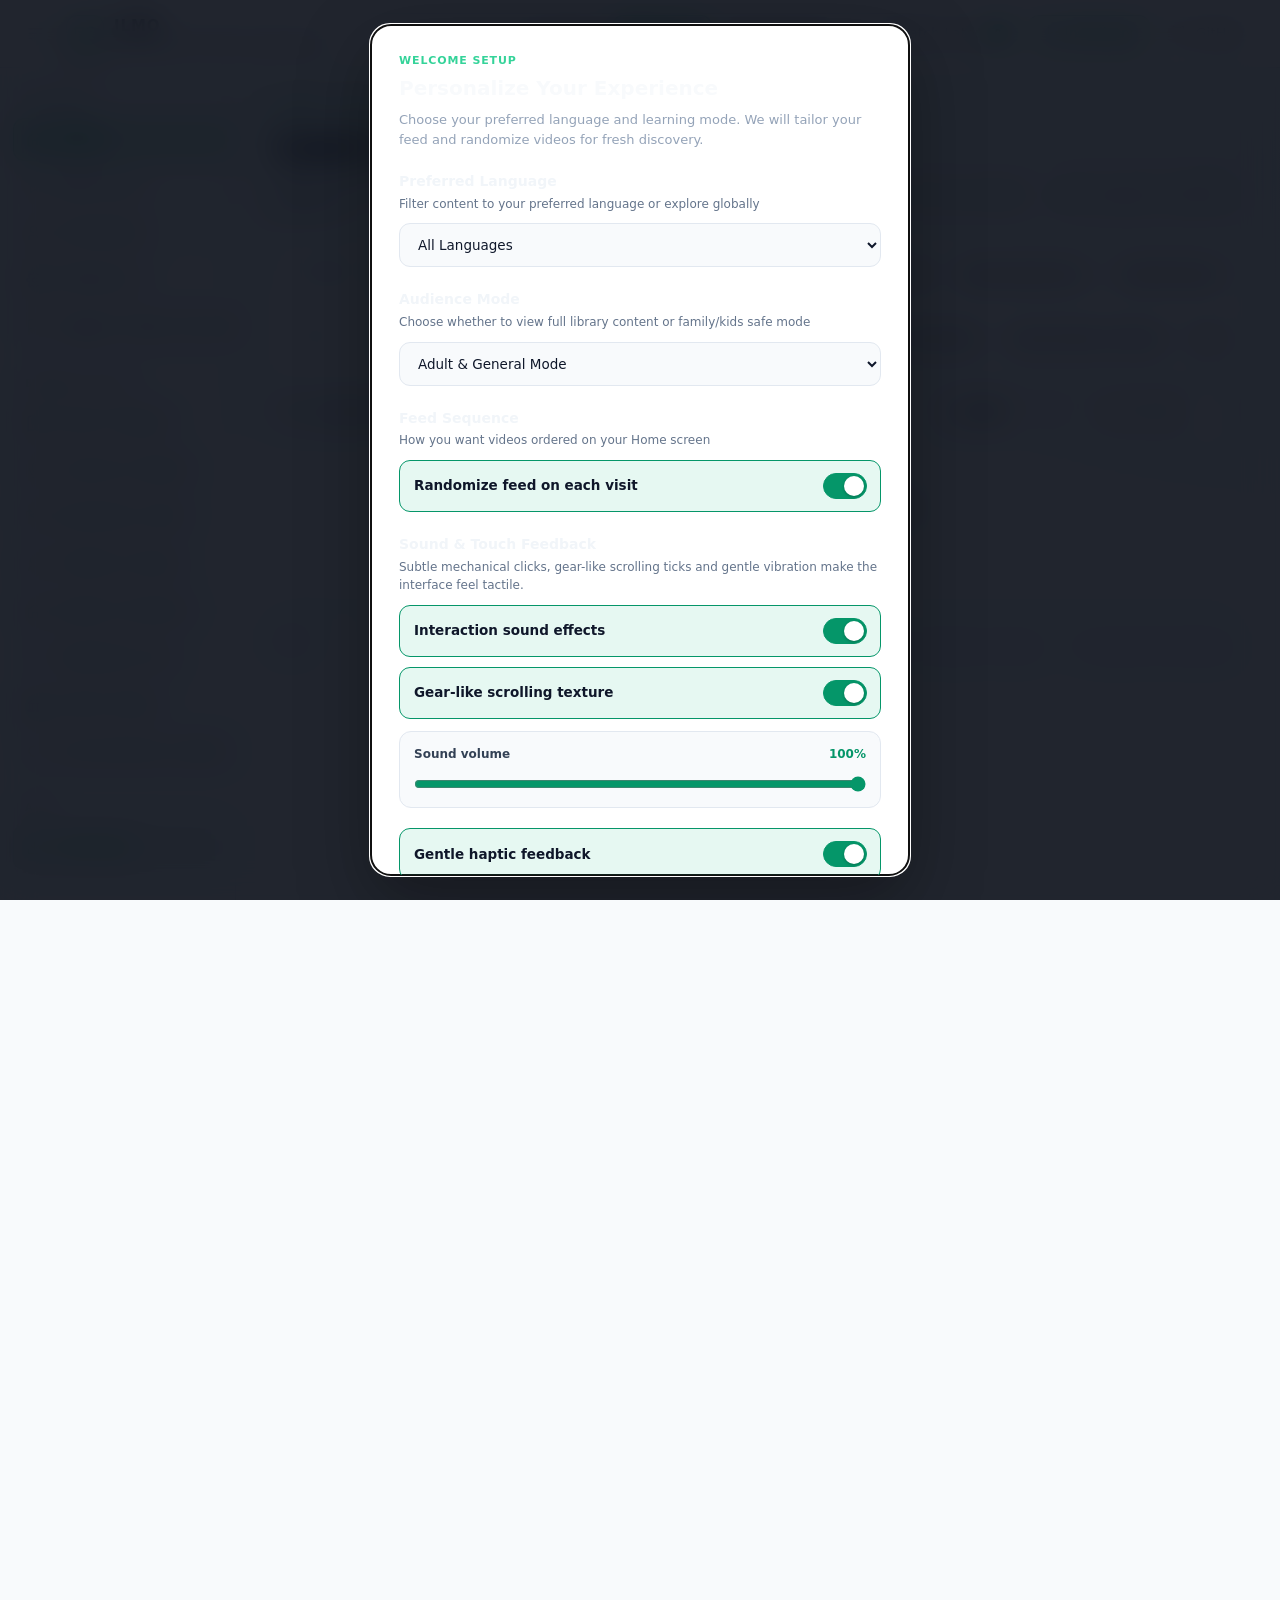
<file: test.html>
<!DOCTYPE html>
<html lang="en">

<head>
    <meta charset="UTF-8">
    <meta name="viewport" content="width=device-width, initial-scale=1">
    <meta name="theme-color" content="#0f172a">
    <script>
        (function () {
            try {
                var raw = localStorage.getItem("ilmo_user_preferences_v1");
                var prefs = raw ? JSON.parse(raw) : {};
                var theme = prefs.theme || "system";
                var prefersDark = window.matchMedia && window.matchMedia("(prefers-color-scheme: dark)").matches;
                var effective = theme === "system" ? (prefersDark ? "dark" : "light") : theme;
                document.documentElement.setAttribute("data-theme", effective);
                document.documentElement.setAttribute("data-theme-setting", theme);
                var meta = document.querySelector('meta[name="theme-color"]');
                if (meta) meta.setAttribute("content", effective === "dark" ? "#0f172a" : "#f8fafc");
            } catch (e) { }
        })();
    </script>
    <meta name="apple-mobile-web-app-capable" content="yes">
    <meta name="apple-mobile-web-app-status-bar-style" content="black-translucent">
    <meta name="apple-mobile-web-app-title" content="ILMO">
    <meta name="description"
        content="ILMO — Islamic Knowledge Without Distraction. A quiet, ad-free space for authentic Islamic lectures, Quran studies, reminders and educational videos.">
    <title>ILMO — Islamic Knowledge Without Distraction</title>
    <link rel="manifest" href="manifest.json">
    <link rel="icon" type="image/svg+xml" href="icons/icon.svg">
    <link rel="icon" type="image/png" sizes="192x192" href="icons/icon-192.png">
    <link rel="apple-touch-icon" href="icons/icon-192.png">
    <link rel="stylesheet" href="css/styles.css?v=2.3.4">
</head>

<body>
    <!-- Inline SVG sprite: all interface icons are self-contained. -->
    <svg class="icon-sprite" xmlns="http://www.w3.org/2000/svg" aria-hidden="true">
        <symbol id="i-menu" viewBox="0 0 24 24">
            <path d="M4 6h16M4 12h16M4 18h16" />
        </symbol>
        <symbol id="i-play" viewBox="0 0 24 24">
            <path d="m8 5 11 7-11 7V5Z" />
        </symbol>
        <symbol id="i-search" viewBox="0 0 24 24">
            <circle cx="10.8" cy="10.8" r="6.8" />
            <path d="m16 16 4.5 4.5" />
        </symbol>
        <symbol id="i-home" viewBox="0 0 24 24">
            <path d="m3 10 9-7 9 7v10a1 1 0 0 1-1 1h-5v-7H9v7H4a1 1 0 0 1-1-1V10Z" />
        </symbol>
        <symbol id="i-bookmark" viewBox="0 0 24 24">
            <path d="M6 4.8A1.8 1.8 0 0 1 7.8 3h8.4A1.8 1.8 0 0 1 18 4.8V21l-6-4-6 4V4.8Z" />
        </symbol>
        <symbol id="i-users" viewBox="0 0 24 24">
            <path
                d="M16 21v-2a4 4 0 0 0-4-4H8a4 4 0 0 0-4 4v2M10 11a4 4 0 1 0 0-8 4 4 0 0 0 0 8ZM20 8a3 3 0 0 1-2 2.83M20 21v-2a4 4 0 0 0-3-3.87" />
        </symbol>
        <symbol id="i-book-open" viewBox="0 0 24 24">
            <path
                d="M12 7v14M3 5.5A2.5 2.5 0 0 1 5.5 3H12v18H5.5A2.5 2.5 0 0 0 3 23V5.5ZM21 5.5A2.5 2.5 0 0 0 18.5 3H12v18h6.5a2.5 2.5 0 0 1 2.5 2V5.5Z" />
        </symbol>
        <symbol id="i-mic" viewBox="0 0 24 24">
            <rect x="9" y="2" width="6" height="12" rx="3" />
            <path d="M5 10v2a7 7 0 0 0 14 0v-2M12 19v3M8 22h8" />
        </symbol>
        <symbol id="i-sparkles" viewBox="0 0 24 24">
            <path
                d="m12 3 1.8 5.2L19 10l-5.2 1.8L12 17l-1.8-5.2L5 10l5.2-1.8L12 3ZM19 15l.9 2.1L22 18l-2.1.9L19 21l-.9-2.1L16 18l2.1-.9L19 15ZM5 2l.7 1.8L7.5 4.5l-1.8.7L5 7l-.7-1.8-1.8-.7 1.8-.7L5 2Z" />
        </symbol>
        <symbol id="i-landmark" viewBox="0 0 24 24">
            <path d="m3 9 9-6 9 6M4 10h16M5 10v9M9 10v9M15 10v9M19 10v9M3 21h18M2 19h20" />
        </symbol>
        <symbol id="i-clock" viewBox="0 0 24 24">
            <circle cx="12" cy="12" r="9" />
            <path d="M12 7v5l3 2" />
        </symbol>
        <symbol id="i-chevron-down" viewBox="0 0 24 24">
            <path d="m6 9 6 6 6-6" />
        </symbol>
        <symbol id="i-x" viewBox="0 0 24 24">
            <path d="m18 6-12 12M6 6l12 12" />
        </symbol>
        <symbol id="i-check" viewBox="0 0 24 24">
            <path d="m5 12 4 4L19 6" />
        </symbol>
        <symbol id="i-external" viewBox="0 0 24 24">
            <path d="M14 4h6v6M20 4l-9 9" />
            <path d="M18 13v5a2 2 0 0 1-2 2H6a2 2 0 0 1-2-2V8a2 2 0 0 1 2-2h5" />
        </symbol>
        <symbol id="i-github" viewBox="0 0 24 24">
            <path
                d="M9 19c-4.3 1.4-4.3-2.5-6-3m12 6v-3.9a3.4 3.4 0 0 0-.9-2.7c3-.3 6.1-1.5 6.1-6.7A5.2 5.2 0 0 0 18.8 5a4.8 4.8 0 0 0-.1-3S17.5 1.7 15 3.5a13.3 13.3 0 0 0-7 0C5.5 1.7 4.3 2 4.3 2A4.8 4.8 0 0 0 4.2 5a5.2 5.2 0 0 0-1.4 3.7c0 5.2 3.1 6.4 6.1 6.7A3.4 3.4 0 0 0 8 18.1V22" />
        </symbol>
        <symbol id="i-shield" viewBox="0 0 24 24">
            <path d="M12 22s8-4 8-11V5l-8-3-8 3v6c0 7 8 11 8 11Z" />
            <path d="m9 12 2 2 4-4" />
        </symbol>
        <symbol id="i-moon" viewBox="0 0 24 24">
            <path d="M20.5 14.5A8.5 8.5 0 0 1 9.5 3.5 8.5 8.5 0 1 0 20.5 14.5Z" />
        </symbol>
        <symbol id="i-sun" viewBox="0 0 24 24">
            <circle cx="12" cy="12" r="5" />
            <path
                d="M12 1v2M12 21v2M4.22 4.22l1.42 1.42M18.36 18.36l1.42 1.42M1 12h2M21 12h2M4.22 19.78l1.42-1.42M18.36 5.64l1.42-1.42" />
        </symbol>
        <symbol id="i-alert" viewBox="0 0 24 24">
            <path d="M10.3 3.9 2.2 18a2 2 0 0 0 1.7 3h16.2a2 2 0 0 0 1.7-3L13.7 3.9a2 2 0 0 0-3.4 0Z" />
            <path d="M12 9v4M12 17h.01" />
        </symbol>
        <symbol id="i-filter" viewBox="0 0 24 24">
            <path d="M4 6h16M7 12h10M10 18h4" />
        </symbol>
        <symbol id="i-trash" viewBox="0 0 24 24">
            <path d="M3 6h18M8 6V4h8v2M19 6l-1 14H6L5 6M10 11v5M14 11v5" />
        </symbol>
        <symbol id="i-settings" viewBox="0 0 24 24">
            <circle cx="12" cy="12" r="3" />
            <path
                d="M19.4 15a1.65 1.65 0 0 0 .33 1.82l.06.06a2 2 0 0 1 0 2.83 2 2 0 0 1-2.83 0l-.06-.06a1.65 1.65 0 0 0-1.82-.33 1.65 1.65 0 0 0-1 1.51V21a2 2 0 0 1-2 2 2 2 0 0 1-2-2v-.09A1.65 1.65 0 0 0 9 19.4a1.65 1.65 0 0 0-1.82.33l-.06.06a2 2 0 0 1-2.83 0 2 2 0 0 1 0-2.83l.06-.06a1.65 1.65 0 0 0 .33-1.82 1.65 1.65 0 0 0-1.51-1H3a2 2 0 0 1-2-2 2 2 0 0 1 2-2h.09A1.65 1.65 0 0 0 4.6 9a1.65 1.65 0 0 0-.33-1.82l-.06-.06a2 2 0 0 1 0-2.83 2 2 0 0 1 2.83 0l.06.06a1.65 1.65 0 0 0 1.82.33H9a1.65 1.65 0 0 0 1-1.51V3a2 2 0 0 1 2-2 2 2 0 0 1 2 2v.09a1.65 1.65 0 0 0 1 1.51 1.65 1.65 0 0 0 1.82-.33l.06-.06a2 2 0 0 1 2.83 0 2 2 0 0 1 0 2.83l-.06.06a1.65 1.65 0 0 0-.33 1.82V9a1.65 1.65 0 0 0 1.51 1H21a2 2 0 0 1 2 2 2 2 0 0 1-2 2h-.09a1.65 1.65 0 0 0-1.51 1z" />
        </symbol>
        <symbol id="i-shuffle" viewBox="0 0 24 24">
            <polyline points="16 3 21 3 21 8" />
            <line x1="4" y1="20" x2="21" y2="3" />
            <polyline points="21 16 21 21 16 21" />
            <line x1="15" y1="15" x2="21" y2="21" />
            <line x1="4" y1="4" x2="9" y2="9" />
        </symbol>
        <symbol id="i-mail" viewBox="0 0 24 24">
            <rect width="20" height="16" x="2" y="4" rx="2" />
            <path d="m22 7-8.97 5.7a1.94 1.94 0 0 1-2.06 0L2 7" />
        </symbol>
        <symbol id="i-plus" viewBox="0 0 24 24">
            <path d="M5 12h14M12 5v14" />
        </symbol>
        <symbol id="i-flag" viewBox="0 0 24 24">
            <path d="M4 15s1-1 4-1 5 2 8 2 4-1 4-1V3s-1 1-4 1-5-2-8-2-4 1-4 1zM4 22v-7" />
        </symbol>
        <symbol id="i-heart" viewBox="0 0 24 24">
            <path
                d="M19 14c1.49-1.46 3-3.21 3-5.5A5.5 5.5 0 0 0 16.5 3c-1.76 0-3 .5-4.5 2-1.5-1.5-2.74-2-4.5-2A5.5 5.5 0 0 0 2 8.5c0 2.3 1.5 4.05 3 5.5l7 7Z" />
        </symbol>
        <symbol id="i-download" viewBox="0 0 24 24">
            <path d="M21 15v4a2 2 0 0 1-2 2H5a2 2 0 0 1-2-2v-4" />
            <polyline points="7 10 12 15 17 10" />
            <line x1="12" y1="15" x2="12" y2="3" />
        </symbol>
        <symbol id="i-volume-2" viewBox="0 0 24 24">
            <path d="M11 5 6 9H3v6h3l5 4V5Z" />
            <path d="M15.5 8.5a5 5 0 0 1 0 7M18.5 5.5a9 9 0 0 1 0 13" />
        </symbol>
        <symbol id="i-volume-x" viewBox="0 0 24 24">
            <path d="M11 5 6 9H3v6h3l5 4V5Z" />
            <path d="m16 9 5 6m0-6-5 6" />
        </symbol>
    </svg>

    <header class="site-header">
        <div class="header-inner">
            <div class="header-brand">
                <button class="icon-button menu-toggle" id="menuToggle" type="button" aria-label="Toggle navigation"
                    aria-expanded="true" aria-controls="sidebar">
                    <svg class="icon">
                        <use href="#i-menu" />
                    </svg>
                </button>
                <a class="brand-lockup" href="#" id="brandHome"
                    aria-label="ILMO - Islamic Knowledge Without Distraction">
                    <span class="brand-mark" aria-hidden="true">
                        <svg class="brand-logo" viewBox="0 0 48 48" width="30" height="30" fill="none">
                            <g stroke="#10B981" stroke-width="2.6" stroke-linecap="round" stroke-linejoin="round">
                                <path d="M24 16.5C19.5 12.8 13.5 11.8 7 14v21 c6.5-2.2 12.5-1.2 17 2.5" />
                                <path d="M24 16.5c4.5-3.7 10.5-4.7 17-2.5v21 c-6.5-2.2-12.5-1.2-17 2.5" />
                            </g>
                            <g stroke="#94A3B8" stroke-width="1.6" stroke-linecap="round">
                                <path d="M13 20c3-.7 5.8-.2 8.5 1.1" />
                                <path d="M13 26c3-.7 5.8-.2 8.5 1.1" />
                                <path d="M35 20c-3-.7-5.8-.2-8.5 1.1" />
                                <path d="M35 26c-3-.7-5.8-.2-8.5 1.1" />
                            </g>
                        </svg>
                    </span>
                    <span class="brand-name">ILMO<span class="brand-caption">Knowledge Without Distraction</span></span>
                </a>
            </div>

            <label class="search-wrap" for="searchInput">
                <svg class="icon">
                    <use href="#i-search" />
                </svg>
                <input id="searchInput" type="search" autocomplete="off"
                    placeholder="Search Islamic lectures, topics or channels..." aria-label="Search videos">
                <button class="search-clear" id="clearSearch" type="button" aria-label="Clear search">
                    <svg class="icon sm">
                        <use href="#i-x" />
                    </svg>
                </button>
            </label>

            <div class="header-actions">
                <button class="header-action" id="themeToggle" type="button" aria-label="Toggle Theme"
                    title="Theme: Device Default">
                    <svg class="icon">
                        <use href="#i-moon" />
                    </svg>
                    <span class="action-label" id="themeLabel">Theme</span>
                </button>
                <button class="header-action sound-toggle is-active" id="soundToggle" type="button"
                    aria-label="Disable interaction sounds" aria-pressed="true" title="Interaction sounds: on">
                    <svg class="icon">
                        <use href="#i-volume-2" />
                    </svg>
                    <span class="action-label" id="soundLabel">Sounds</span>
                </button>
                <button class="header-action" id="settingsShortcut" type="button" aria-label="Portal Preferences">
                    <svg class="icon">
                        <use href="#i-settings" />
                    </svg>
                    <span class="action-label">Preferences</span>
                </button>
                <button class="header-action" id="watchLaterShortcut" type="button" aria-label="Open Watch Later">
                    <svg class="icon">
                        <use href="#i-bookmark" />
                    </svg>
                    <span class="action-label">Watch Later</span>
                    <span class="saved-count" id="savedCount">0</span>
                </button>
                <button class="header-action install-app-btn" id="installAppHeader" type="button"
                    aria-label="Install ILMO App" title="Install ILMO as an App">
                    <svg class="icon">
                        <use href="#i-download" />
                    </svg><span class="action-label">Install App</span>
                </button>
                <a class="header-action github-link" id="githubLink" href="#" target="_blank" rel="noopener noreferrer"
                    hidden aria-label="Project on GitHub">
                    <svg class="icon">
                        <use href="#i-github" />
                    </svg><span>GitHub</span>
                </a>
            </div>
        </div>
    </header>

    <div class="mobile-backdrop" id="mobileBackdrop" aria-hidden="true"></div>

    <div class="app-shell">
        <aside class="sidebar" id="sidebar" aria-label="Main navigation">
            <div class="sidebar-section">
                <div class="sidebar-heading">Discover</div>
                <nav class="sidebar-nav">
                    <button class="nav-item active" type="button" data-view="home" aria-current="page">
                        <svg class="icon">
                            <use href="#i-home" />
                        </svg><span>Home</span>
                    </button>
                    <button class="nav-item" type="button" data-view="watch-later">
                        <svg class="icon">
                            <use href="#i-bookmark" />
                        </svg><span>Watch Later</span><span class="nav-count" id="sidebarSavedCount">0</span>
                    </button>
                    <button class="nav-item" type="button" data-view="channels">
                        <svg class="icon">
                            <use href="#i-users" />
                        </svg><span>All Channels</span>
                    </button>
                    <button class="nav-item" type="button" id="sidebarSettings" data-action="settings">
                        <svg class="icon">
                            <use href="#i-settings" />
                        </svg><span>Preferences</span>
                    </button>
                    <button class="nav-item" type="button" id="sidebarChannelRequest" data-action="channel-request">
                        <svg class="icon">
                            <use href="#i-flag" />
                        </svg><span>Suggest / Report Channel</span>
                    </button>
                </nav>
            </div>

            <div class="sidebar-section">
                <div class="sidebar-heading">Browse topics</div>
                <nav class="sidebar-nav">
                    <button class="nav-item" type="button" data-category="Quran & Tafseer">
                        <svg class="icon">
                            <use href="#i-book-open" />
                        </svg><span>Quran & Tafseer</span>
                    </button>
                    <button class="nav-item" type="button" data-category="Lectures & Islamic Studies">
                        <svg class="icon">
                            <use href="#i-mic" />
                        </svg><span>Lectures & Studies</span>
                    </button>
                    <button class="nav-item" type="button" data-category="Reminders & Spirituality">
                        <svg class="icon">
                            <use href="#i-sparkles" />
                        </svg><span>Reminders & Faith</span>
                    </button>
                    <button class="nav-item" type="button" data-category="Children & Family">
                        <svg class="icon">
                            <use href="#i-users" />
                        </svg><span>Children & Family</span>
                    </button>
                    <button class="nav-item" type="button" data-category="Dawah & Outreach">
                        <svg class="icon">
                            <use href="#i-home" />
                        </svg><span>Dawah & Outreach</span>
                    </button>
                    <button class="nav-item" type="button" data-category="Nasheeds & Islamic Arts">
                        <svg class="icon">
                            <use href="#i-play" />
                        </svg><span>Nasheeds & Arts</span>
                    </button>
                    <button class="nav-item" type="button" data-category="Islamic History & Stories">
                        <svg class="icon">
                            <use href="#i-landmark" />
                        </svg><span>Islamic History</span>
                    </button>
                    <button class="nav-item" type="button" data-category="Documentaries & Media">
                        <svg class="icon">
                            <use href="#i-search" />
                        </svg><span>Documentaries & Media</span>
                    </button>
                </nav>
            </div>

            <div class="sidebar-section">
                <div class="sidebar-heading">App</div>
                <nav class="sidebar-nav">
                    <button class="nav-item install-app-btn" id="installAppSidebar" type="button"
                        title="Install ILMO as an App">
                        <svg class="icon">
                            <use href="#i-download" />
                        </svg><span>Install App</span>
                    </button>
                </nav>
            </div>

            <div class="sidebar-section">
                <div class="sidebar-heading">Contribution</div>
                <nav class="sidebar-nav">
                    <button class="nav-item" type="button" data-view="support">
                        <svg class="icon">
                            <use href="#i-heart" />
                        </svg><span>Support</span>
                    </button>
                </nav>
            </div>

            <div class="sidebar-note">
                <strong>A calmer way to learn.</strong>
                No feeds, comments or autoplay queues. Just useful knowledge, one video at a time.
            </div>
        </aside>

        <main class="main-content">
            <div class="content-inner">
                <section class="page-intro" aria-labelledby="pageTitle">
                    <div>
                        <div class="eyebrow">ILMO · Islamic Knowledge Without Distraction</div>
                        <h1 id="pageTitle">Learn with intention.</h1>
                        <p class="page-description" id="pageDescription">Explore thoughtful lectures, Quran studies and
                            reminders from selected Islamic educators.</p>
                    </div>
                    <div class="intro-aside">
                        <span class="quiet-pill"><svg class="icon">
                                <use href="#i-moon" />
                            </svg> Distraction-free by design</span>
                        <button class="quiet-pill pref-pill-btn" id="prefBadgeBtn" type="button"
                            title="Change language or audience mode">
                            <svg class="icon">
                                <use href="#i-settings" />
                            </svg>
                            <span id="prefBadgeText">All Languages • Adult Mode</span>
                        </button>
                    </div>
                </section>

                <section class="filter-panel" aria-label="Video filters">
                    <div class="filter-row">
                        <div class="filter-label">Channels</div>
                        <div class="chip-scroll" id="channelFilters" role="group" aria-label="Filter by channel"></div>
                    </div>
                    <div class="filter-row">
                        <div class="filter-label">Topics</div>
                        <div class="chip-scroll" id="categoryFilters" role="group" aria-label="Filter by topic"></div>
                    </div>
                </section>

                <section aria-label="Video results">
                    <div class="toolbar">
                        <div class="results-copy" id="resultsCopy" aria-live="polite">Showing <strong>0 videos</strong>
                        </div>
                        <div class="toolbar-right">
                            <button class="shuffle-btn" id="shuffleFeedBtn" type="button"
                                title="Shuffle feed for fresh discovery">
                                <svg class="icon sm">
                                    <use href="#i-shuffle" />
                                </svg>
                                <span>Shuffle</span>
                            </button>
                            <label class="sort-label" for="sortSelect">Sort by</label>
                            <select class="sort-select" id="sortSelect" aria-label="Sort videos">
                                <option value="random">🎲 Fresh Shuffle</option>
                                <option value="recent">Recently Added</option>
                                <option value="oldest">Oldest Added</option>
                                <option value="title-asc">Title: A–Z</option>
                                <option value="title-desc">Title: Z–A</option>
                                <option value="shortest">Shortest Duration</option>
                                <option value="longest">Longest Duration</option>
                            </select>
                        </div>
                    </div>

                    <div class="video-grid" id="videoGrid" aria-live="polite"></div>
                    <div id="emptyStateHost"></div>
                </section>

                <footer class="site-footer">
                    <span class="footer-brand">ILMO</span>
                    <span class="footer-note">Islamic Knowledge Without Distraction. Videos are embedded from
                        YouTube.</span>
                    <div class="footer-links">
                        <button class="footer-link-btn" id="footerChannelRequest" type="button">
                            <svg class="icon sm">
                                <use href="#i-flag" />
                            </svg>
                            <span>Suggest or Report a Channel</span>
                        </button>
                        <button class="footer-link-btn" id="footerSupportBtn" type="button" data-view="support">
                            <svg class="icon sm">
                                <use href="#i-heart" />
                            </svg>
                            <span>Support the Developer</span>
                        </button>
                    </div>
                </footer>
            </div>
        </main>
    </div>

    <!-- Mobile App Bottom Navigation Bar -->
    <nav class="mobile-bottom-nav" id="mobileBottomNav" aria-label="Mobile Navigation">
        <button class="bottom-nav-item active" type="button" data-view="home" aria-label="Home">
            <svg class="icon">
                <use href="#i-home" />
            </svg>
            <span>Home</span>
        </button>
        <button class="bottom-nav-item" type="button" data-view="channels" aria-label="All Channels">
            <svg class="icon">
                <use href="#i-users" />
            </svg>
            <span>Channels</span>
        </button>
        <button class="bottom-nav-item" type="button" data-view="watch-later" aria-label="Watch Later">
            <span class="bottom-nav-icon-wrap">
                <svg class="icon">
                    <use href="#i-bookmark" />
                </svg>
                <span class="bottom-saved-badge" id="bottomSavedCount">0</span>
            </span>
            <span>Saved</span>
        </button>
        <button class="bottom-nav-item" type="button" id="bottomNavPrefs" aria-label="Preferences">
            <svg class="icon">
                <use href="#i-settings" />
            </svg>
            <span>Settings</span>
        </button>
    </nav>

    <!-- User Preferences & Onboarding Modal -->
    <div class="pref-modal" id="preferencesModal" aria-hidden="true">
        <section class="pref-dialog" id="prefDialog" role="dialog" aria-modal="true" aria-labelledby="prefModalTitle"
            tabindex="-1">
            <div class="pref-header">
                <div class="pref-title-group">
                    <span class="pref-kicker" id="prefModalKicker">First-time Setup</span>
                    <h2 class="pref-title" id="prefModalTitle">Welcome to ILMO</h2>
                    <p class="pref-subtitle" id="prefModalSubtitle">Islamic Knowledge Without Distraction. Customize
                        your preferences below for fresh, focused discovery.</p>
                </div>
                <button class="icon-button pref-close-btn" id="prefCloseBtn" type="button"
                    aria-label="Close preferences">
                    <svg class="icon">
                        <use href="#i-x" />
                    </svg>
                </button>
            </div>

            <div class="pref-body">
                <!-- Language Selection -->
                <div class="pref-group">
                    <label class="pref-label">
                        <span class="pref-label-main">Preferred Language</span>
                        <span class="pref-label-sub">Filter content to your preferred language or explore
                            globally</span>
                    </label>
                    <div class="mobile-pref-control">
                        <select id="prefLanguageSelect" class="pref-select">
                            <option value="all">All Languages</option>
                            <option value="en">English</option>
                            <option value="ur">Urdu</option>
                            <option value="ar">Arabic</option>
                            <option value="id">Indonesian</option>
                            <option value="bn">Bengali</option>
                            <option value="hi">Hindi</option>
                            <option value="fr">French</option>
                        </select>
                    </div>
                    <div class="pref-lang-grid" id="prefLangGrid">
                        <button type="button" class="lang-card active" data-lang="all">
                            <span class="lang-flag">🌐</span>
                            <span class="lang-name">All Languages</span>
                            <span class="lang-native">Global Feed</span>
                        </button>
                        <button type="button" class="lang-card" data-lang="en">
                            <span class="lang-flag">🇬🇧</span>
                            <span class="lang-name">English</span>
                            <span class="lang-native">English</span>
                        </button>
                        <button type="button" class="lang-card" data-lang="ur">
                            <span class="lang-flag">🇵🇰</span>
                            <span class="lang-name">Urdu</span>
                            <span class="lang-native">اردو</span>
                        </button>
                        <button type="button" class="lang-card" data-lang="ar">
                            <span class="lang-flag">🇸🇦</span>
                            <span class="lang-name">Arabic</span>
                            <span class="lang-native">العربية</span>
                        </button>
                        <button type="button" class="lang-card" data-lang="id">
                            <span class="lang-flag">🇮🇩</span>
                            <span class="lang-name">Indonesian</span>
                            <span class="lang-native">Bahasa Indonesia</span>
                        </button>
                        <button type="button" class="lang-card" data-lang="bn">
                            <span class="lang-flag">🇧🇩</span>
                            <span class="lang-name">Bengali</span>
                            <span class="lang-native">বাংলা</span>
                        </button>
                        <button type="button" class="lang-card" data-lang="hi">
                            <span class="lang-flag">🇮🇳</span>
                            <span class="lang-name">Hindi</span>
                            <span class="lang-native">हिन्दी</span>
                        </button>
                        <button type="button" class="lang-card" data-lang="fr">
                            <span class="lang-flag">🇫🇷</span>
                            <span class="lang-name">French</span>
                            <span class="lang-native">Français</span>
                        </button>
                    </div>
                </div>

                <!-- Audience Mode (Adult vs Kids) -->
                <div class="pref-group">
                    <label class="pref-label">
                        <span class="pref-label-main">Audience Mode</span>
                        <span class="pref-label-sub">Choose whether to view full library content or family/kids safe
                            mode</span>
                    </label>
                    <div class="mobile-pref-control">
                        <select id="prefAudienceSelect" class="pref-select">
                            <option value="adult">Adult & General Mode</option>
                            <option value="kids">Kids & Family Mode</option>
                        </select>
                    </div>
                    <div class="pref-audience-grid">
                        <label class="audience-card" for="audienceAdult">
                            <input type="radio" name="prefAudience" id="audienceAdult" value="adult" checked>
                            <div class="audience-card-content">
                                <div class="audience-icon">🧑</div>
                                <div class="audience-info">
                                    <div class="audience-title">Adult & General Mode</div>
                                    <div class="audience-desc">Full access to in-depth scholarly lectures, tafseer,
                                        fiqh, debates, and Islamic history.</div>
                                </div>
                            </div>
                        </label>
                        <label class="audience-card" for="audienceKids">
                            <input type="radio" name="prefAudience" id="audienceKids" value="kids">
                            <div class="audience-card-content">
                                <div class="audience-icon">🧒</div>
                                <div class="audience-info">
                                    <div class="audience-title">Kids & Family Mode</div>
                                    <div class="audience-desc">Curated safe content: Prophet stories for children,
                                        educational animations, moral cartoons & nasheeds.</div>
                                </div>
                            </div>
                        </label>
                    </div>
                </div>

                <!-- Feed Randomization Toggle -->
                <div class="pref-group">
                    <label class="pref-label">
                        <span class="pref-label-main">Feed Sequence</span>
                        <span class="pref-label-sub">How you want videos ordered on your Home screen</span>
                    </label>
                    <label class="pref-toggle-card" for="prefShuffle">
                        <input type="checkbox" id="prefShuffle" checked>
                        <div class="toggle-card-content">
                            <div class="toggle-icon">🎲</div>
                            <div class="toggle-info">
                                <div class="toggle-title">Randomize feed on each visit</div>
                                <div class="toggle-desc">Show a fresh, randomized sequence every time you visit or
                                    refresh to discover diverse topics and speakers.</div>
                            </div>
                        </div>
                    </label>
                </div>

                <!-- Interaction Sounds & Haptics -->
                <div class="pref-group sound-settings">
                    <label class="pref-label">
                        <span class="pref-label-main">Sound & Touch Feedback</span>
                        <span class="pref-label-sub">Subtle mechanical clicks, gear-like scrolling ticks and gentle
                            vibration make the interface feel tactile.</span>
                    </label>

                    <label class="pref-toggle-card" for="prefSoundEffects">
                        <input type="checkbox" id="prefSoundEffects" checked>
                        <div class="toggle-card-content">
                            <div class="toggle-icon">⚙️</div>
                            <div class="toggle-info">
                                <div class="toggle-title">Interaction sound effects</div>
                                <div class="toggle-desc">Soft clicks, tab changes, bookmark chimes and modal whooshes.
                                    No speech or narration.</div>
                            </div>
                        </div>
                    </label>

                    <label class="pref-toggle-card" for="prefScrollSounds">
                        <input type="checkbox" id="prefScrollSounds" checked>
                        <div class="toggle-card-content">
                            <div class="toggle-icon">〰️</div>
                            <div class="toggle-info">
                                <div class="toggle-title">Gear-like scrolling texture</div>
                                <div class="toggle-desc">A quiet mechanical tick after a short scrolling distance, never
                                    a continuous sound.</div>
                            </div>
                        </div>
                    </label>

                    <div class="sound-volume-control">
                        <div class="sound-volume-heading">
                            <label for="prefSoundVolume">Sound volume</label>
                            <output id="soundVolumeValue" for="prefSoundVolume">100%</output>
                        </div>
                        <input class="sound-volume-range" type="range" id="prefSoundVolume" min="0" max="1" step="0.05"
                            value="1.0">
                    </div>

                    <label class="pref-toggle-card" for="prefHaptics">
                        <input type="checkbox" id="prefHaptics" checked>
                        <div class="toggle-card-content">
                            <div class="toggle-icon">📳</div>
                            <div class="toggle-info">
                                <div class="toggle-title">Gentle haptic feedback</div>
                                <div class="toggle-desc">Short vibration pulses on supported phones. Availability
                                    depends on the browser and device.</div>
                            </div>
                        </div>
                    </label>

                    <button class="secondary-button sound-preview-button" id="previewSoundsBtn" type="button">
                        <svg class="icon sm">
                            <use href="#i-volume-2" />
                        </svg>
                        <span>Preview interaction sounds</span>
                    </button>
                    <p class="sound-support-note">Audio starts after your first touch or click, as required by browser
                        autoplay policies. Sound is generated locally; no audio files are downloaded.</p>
                </div>

                <!-- Theme / Appearance -->
                <div class="pref-group">
                    <label class="pref-label">
                        <span class="pref-label-main">Appearance & Theme</span>
                        <span class="pref-label-sub">Choose Light, Dark, or automatically detect device theme</span>
                    </label>
                    <div class="mobile-pref-control">
                        <select id="prefThemeSelect" class="pref-select">
                            <option value="system">Device Theme</option>
                            <option value="light">Light Theme</option>
                            <option value="dark">Dark Theme</option>
                        </select>
                    </div>
                    <div class="pref-theme-grid" id="prefThemeGrid">
                        <button type="button" class="theme-card active" data-theme="system">
                            <span class="theme-card-icon">📱</span>
                            <span class="theme-card-title">Device Theme</span>
                            <span class="theme-card-desc">Match phone / PC</span>
                        </button>
                        <button type="button" class="theme-card" data-theme="light">
                            <span class="theme-card-icon">☀️</span>
                            <span class="theme-card-title">Light Theme</span>
                            <span class="theme-card-desc">Clean & bright</span>
                        </button>
                        <button type="button" class="theme-card" data-theme="dark">
                            <span class="theme-card-icon">🌙</span>
                            <span class="theme-card-title">Dark Theme</span>
                            <span class="theme-card-desc">Quiet night mode</span>
                        </button>
                    </div>
                </div>
            </div>

            <div class="pref-footer">
                <button class="secondary-button" id="prefResetBtn" type="button">Reset to Defaults</button>
                <button class="primary-button pref-save-btn" id="prefSaveBtn" type="button">Save & Continue</button>
            </div>
        </section>
    </div>

    <!-- Install App Modal -->
    <div class="pref-modal" id="installModal" aria-hidden="true">
        <section class="pref-dialog" id="installDialog" role="dialog" aria-modal="true"
            aria-labelledby="installModalTitle" tabindex="-1">
            <div class="pref-header">
                <div>
                    <span class="pref-kicker"><svg class="icon">
                            <use href="#i-download" />
                        </svg> Mobile & Desktop</span>
                    <h2 class="pref-title" id="installModalTitle">Install ILMO App</h2>
                    <p class="pref-subtitle">Install ILMO on your home screen or desktop for a fast, distraction-free
                        experience.</p>
                </div>
                <button class="pref-close-btn" id="installCloseBtn" type="button" aria-label="Close modal">
                    <svg class="icon">
                        <use href="#i-x" />
                    </svg>
                </button>
            </div>
            <div class="pref-body">
                <div id="nativeInstallPromptWrap" style="text-align: center; margin-bottom: 8px;">
                    <button class="primary-button" id="btnTriggerNativeInstall" type="button"
                        style="width: 100%; justify-content: center; padding: 12px 18px; font-size: 13.5px;">
                        <svg class="icon">
                            <use href="#i-download" />
                        </svg>
                        <span>Install as Web App</span>
                    </button>
                </div>
                <div class="pref-group">
                    <span class="pref-label">How to add to Home Screen:</span>
                    <div
                        style="display: flex; flex-direction: column; gap: 10px; font-size: 12px; color: var(--text-soft); line-height: 1.55;">
                        <div
                            style="padding: 10px 12px; background: var(--surface-raised); border: 1px solid var(--border); border-radius: 10px;">
                            <strong style="color: var(--text);">🤖 Android (Chrome / Edge / Firefox):</strong><br>
                            Tap your browser menu <strong>(⋮)</strong> and select <strong>"Install app"</strong> or
                            <strong>"Add to Home screen"</strong>.
                        </div>
                        <div
                            style="padding: 10px 12px; background: var(--surface-raised); border: 1px solid var(--border); border-radius: 10px;">
                            <strong style="color: var(--text);">🍏 iPhone & iPad (Safari):</strong><br>
                            Tap the <strong>Share</strong> button (square with arrow) at the bottom, then tap
                            <strong>"Add to Home Screen"</strong>.
                        </div>
                        <div
                            style="padding: 10px 12px; background: var(--surface-raised); border: 1px solid var(--border); border-radius: 10px;">
                            <strong style="color: var(--text);">💻 PC & Mac (Chrome / Edge):</strong><br>
                            Click the <strong>Install icon (⊕)</strong> on the right side of the address bar.
                        </div>
                    </div>
                </div>
                <div class="pref-group" style="margin-top: 4px;">
                    <span class="pref-label">Download APK Directly:</span>
                    <a class="secondary-button" href="https://github.com/Siddiq2772/ilmo/releases/tag/v1"
                        target="_blank" rel="noopener noreferrer"
                        style="justify-content: center; gap: 8px; width: 100%; text-decoration: none;">
                        <svg class="icon sm">
                            <use href="#i-external" />
                        </svg>
                        <span>Download Standalone Android APK (v1)</span>
                    </a>
                </div>
            </div>
        </section>
    </div>

    <!-- Channel Request & Feedback Modal -->
    <div class="pref-modal" id="channelRequestModal" aria-hidden="true">
        <section class="pref-dialog channel-request-dialog" id="channelRequestDialog" role="dialog" aria-modal="true"
            aria-labelledby="reqModalTitle" tabindex="-1">
            <div class="pref-header">
                <div>
                    <span class="pref-kicker" id="reqModalKicker"><svg class="icon">
                            <use href="#i-users" />
                        </svg> Channel Curation</span>
                    <h2 class="pref-title" id="reqModalTitle">Suggest or Report a Channel</h2>
                    <p class="pref-subtitle" id="reqModalSubtitle">Help keep this portal beneficial and authentic.
                        Request a new Islamic channel to be added or report an existing channel to be removed.</p>
                </div>
                <button class="pref-close-btn" id="reqCloseBtn" type="button" aria-label="Close modal">
                    <svg class="icon">
                        <use href="#i-x" />
                    </svg>
                </button>
            </div>

            <div class="pref-body">
                <!-- Action Type Switcher: Add vs Remove -->
                <div class="req-type-switcher" role="radiogroup" aria-label="Request type">
                    <button type="button" class="req-type-btn active" id="reqTypeAdd" data-type="add">
                        <svg class="icon sm">
                            <use href="#i-plus" />
                        </svg>
                        <span>Request to Add Channel</span>
                    </button>
                    <button type="button" class="req-type-btn" id="reqTypeRemove" data-type="remove">
                        <svg class="icon sm">
                            <use href="#i-flag" />
                        </svg>
                        <span>Report / Remove Channel</span>
                    </button>
                </div>

                <!-- Input Fields -->
                <div class="req-form-group">
                    <label class="req-form-label" for="reqChannelName">
                        Channel Name or Handle <span class="req-star">*</span>
                    </label>
                    <input type="text" id="reqChannelName" class="req-form-input"
                        placeholder="e.g. Yaqeen Institute or @yaqeeninstituteofficial" required>
                </div>

                <div class="req-form-group">
                    <label class="req-form-label" for="reqChannelUrl">
                        Channel YouTube Link <span class="req-optional">(optional)</span>
                    </label>
                    <input type="url" id="reqChannelUrl" class="req-form-input"
                        placeholder="e.g. https://youtube.com/@channel">
                </div>

                <div class="req-form-group">
                    <label class="req-form-label" for="reqReason">
                        Reason / Notes <span class="req-star">*</span>
                    </label>
                    <textarea id="reqReason" class="req-form-textarea" rows="3"
                        placeholder="Tell us why this channel should be added (e.g. language, topics covered) or why it should be removed (e.g. non-Islamic, music, misleading content)..."></textarea>
                </div>

                <!-- Submission Methods Note -->
                <div class="req-dest-notice">
                    <svg class="icon sm">
                        <use href="#i-shield" />
                    </svg>
                    <span>Submissions are sent directly to <code>diekaiju@duck.com</code> via <strong>Gmail</strong> or
                        as a <strong>GitHub Issue</strong>.</span>
                </div>
            </div>

            <div class="pref-footer req-footer">
                <button class="secondary-button req-method-btn" id="reqSubmitGmail" type="button"
                    title="Send pre-filled request using Gmail Web">
                    <svg class="icon sm">
                        <use href="#i-mail" />
                    </svg>
                    <span>Send via Gmail</span>
                </button>
                <button class="secondary-button req-method-btn" id="reqSubmitEmail" type="button"
                    title="Send request using your default mail app">
                    <svg class="icon sm">
                        <use href="#i-mail" />
                    </svg>
                    <span>Default Email App</span>
                </button>
                <button class="primary-button req-method-btn" id="reqSubmitGithub" type="button"
                    title="Open a pre-filled Issue on GitHub repository">
                    <svg class="icon sm">
                        <use href="#i-github" />
                    </svg>
                    <span>Open GitHub Issue</span>
                </button>
            </div>
        </section>
    </div>

    <!-- Focused theater. The iframe is intentionally empty until a video is selected. -->
    <div class="player-modal" id="playerModal" aria-hidden="true">
        <section class="player-dialog" id="playerDialog" role="dialog" aria-modal="true" aria-labelledby="playerTitle"
            tabindex="-1">
            <div class="player-topline">
                <div class="player-kicker"><svg class="icon">
                        <use href="#i-play" />
                    </svg> Focus mode · Selected lecture</div>
                <button class="close-player" id="closePlayerButton" type="button" aria-label="Close video player"
                    title="Close player">
                    <svg class="icon">
                        <use href="#i-x" />
                    </svg>
                </button>
            </div>
            <div class="player-frame-wrap">
                <iframe id="videoFrame" src="" title="Selected Islamic video"
                    sandbox="allow-scripts allow-same-origin allow-presentation allow-forms"
                    allow="accelerometer; clipboard-write; encrypted-media; gyroscope; picture-in-picture; web-share"
                    allowfullscreen referrerpolicy="strict-origin-when-cross-origin"></iframe>
                <div class="player-unavailable" id="playerUnavailable">
                    <svg class="icon">
                        <use href="#i-alert" />
                    </svg>
                    <strong>Video unavailable in the embedded player</strong>
                    <span>This video may have embedding restrictions or may no longer be available. Use the YouTube link
                        below to try watching it there.</span>
                </div>
            </div>
            <div class="player-details">
                <h2 class="player-title" id="playerTitle">Selected video</h2>
                <div class="player-meta-row" id="playerMeta"></div>
                <div class="player-actions">
                    <button class="secondary-button" id="playerSaveButton" type="button">
                        <svg class="icon sm">
                            <use href="#i-bookmark" />
                        </svg><span>Save to Watch Later</span>
                    </button>
                    <a class="secondary-button youtube-link" id="youtubeFallback" href="#" target="_blank"
                        rel="noopener noreferrer">
                        <svg class="icon sm">
                            <use href="#i-external" />
                        </svg> Open on YouTube
                    </a>
                </div>
                <div class="description-box collapsed" id="descriptionBox">
                    <p id="playerDescription"></p>
                    <button class="description-toggle" id="descriptionToggle" type="button" aria-expanded="false">Show
                        more</button>
                </div>
            </div>
            <section class="recommendations" aria-labelledby="recommendationsTitle">
                <div class="recommendations-heading">
                    <div>
                        <h3 id="recommendationsTitle">Continue learning</h3>
                        <p>More videos from your selected library</p>
                    </div>
                </div>
                <div class="recommendation-grid" id="recommendationGrid"></div>
            </section>
        </section>
    </div>

    <div class="toast-region" id="toastRegion" aria-live="polite" aria-atomic="true"></div>

    <script src="videos.js"></script>
    <script src="js/app.js?v=2.3.5" defer></script>
</body>

</html>
</file>
<file: css/styles.css>
/* Global Green Scrollbars & Theme Highlights */
* {
    scrollbar-width: thin;
    scrollbar-color: rgba(16, 185, 129, 0.45) transparent;
}

::-webkit-scrollbar {
    width: 8px;
    height: 8px;
}

::-webkit-scrollbar-track {
    background: transparent;
}

::-webkit-scrollbar-thumb {
    background: rgba(16, 185, 129, 0.35);
    border-radius: 9999px;
    border: 2px solid transparent;
    background-clip: padding-box;
    transition: background 0.2s ease;
}

::-webkit-scrollbar-thumb:hover,
::-webkit-scrollbar-thumb:active {
    background: #10b981;
    box-shadow: 0 0 10px rgba(16, 185, 129, 0.5);
}

/* =========================================================
1. DESIGN TOKENS + RESET
========================================================= */
:root {
    color-scheme: dark;
    --bg: #0f172a;
    --bg-soft: #111c31;
    --surface: #1e293b;
    --surface-raised: #263449;
    --surface-hover: #2c3b52;
    --border: #334155;
    --text: #f8fafc;
    --text-soft: #cbd5e1;
    --muted: #94a3b8;
    --muted-2: #64748b;
    --accent: #10b981;
    --accent-2: #14b8a6;
    --accent-hover: #34d399;
    --danger: #f87171;
    --header-bg: rgba(15, 23, 42, .96);
    --header-border: rgba(51, 65, 85, .78);
    --sidebar-bg: rgba(17, 28, 49, .48);
    --sidebar-border: rgba(51, 65, 85, .7);
    --sidebar-wide: 236px;
    --sidebar-narrow: 76px;
    --header-height: 68px;
    --radius-sm: 10px;
    --radius-md: 15px;
    --radius-lg: 20px;
    --ease: cubic-bezier(.2, .75, .25, 1);
    font-family: Inter, ui-sans-serif, system-ui, -apple-system, BlinkMacSystemFont, "Segoe UI", sans-serif;
}

[data-theme="light"] {
    color-scheme: light;
    --bg: #f8fafc;
    --bg-soft: #f1f5f9;
    --surface: #ffffff;
    --surface-raised: #f8fafc;
    --surface-hover: #f1f5f9;
    --border: #e2e8f0;
    --text: #0f172a;
    --text-soft: #334155;
    --muted: #64748b;
    --muted-2: #94a3b8;
    --accent: #059669;
    --accent-2: #0d9488;
    --accent-hover: #10b981;
    --danger: #ef4444;
    --header-bg: rgba(255, 255, 255, .94);
    --header-border: rgba(226, 232, 240, .9);
    --sidebar-bg: rgba(248, 250, 252, .85);
    --sidebar-border: rgba(226, 232, 240, .85);
}

[data-theme="dark"] {
    color-scheme: dark;
    --bg: #0f172a;
    --bg-soft: #111c31;
    --surface: #1e293b;
    --surface-raised: #263449;
    --surface-hover: #2c3b52;
    --border: #334155;
    --text: #f8fafc;
    --text-soft: #cbd5e1;
    --muted: #94a3b8;
    --muted-2: #64748b;
    --accent: #10b981;
    --accent-2: #14b8a6;
    --accent-hover: #34d399;
    --danger: #f87171;
    --header-bg: rgba(15, 23, 42, .96);
    --header-border: rgba(51, 65, 85, .78);
    --sidebar-bg: rgba(17, 28, 49, .48);
    --sidebar-border: rgba(51, 65, 85, .7);
}

@media (prefers-color-scheme: light) {
    :root:not([data-theme="dark"]) {
        color-scheme: light;
        --bg: #f8fafc;
        --bg-soft: #f1f5f9;
        --surface: #ffffff;
        --surface-raised: #f8fafc;
        --surface-hover: #f1f5f9;
        --border: #e2e8f0;
        --text: #0f172a;
        --text-soft: #334155;
        --muted: #64748b;
        --muted-2: #94a3b8;
        --accent: #059669;
        --accent-2: #0d9488;
        --accent-hover: #10b981;
        --danger: #ef4444;
        --header-bg: rgba(255, 255, 255, .94);
        --header-border: rgba(226, 232, 240, .9);
        --sidebar-bg: rgba(248, 250, 252, .85);
        --sidebar-border: rgba(226, 232, 240, .85);
    }
}

*,
*::before,
*::after {
    box-sizing: border-box;
}

html {
    min-width: 320px;
    max-width: 100vw;
    overflow-x: hidden;
    overflow-x: clip;
    scroll-behavior: smooth;
    -webkit-text-size-adjust: 100%;
}

body {
    margin: 0;
    min-width: 320px;
    max-width: 100vw;
    min-height: 100vh;
    overflow-x: hidden;
    overflow-x: clip;
    background: var(--bg);
    color: var(--text);
    font-size: 14px;
    line-height: 1.55;
    -webkit-font-smoothing: antialiased;
}

button,
input,
select {
    font: inherit;
}

button {
    color: inherit;
}

button:focus-visible,
a:focus-visible,
input:focus-visible,
select:focus-visible {
    outline: 2px solid var(--accent-hover);
    outline-offset: 3px;
}

button:disabled {
    cursor: not-allowed;
    opacity: .55;
}

a {
    color: inherit;
}

::selection {
    background: rgba(16, 185, 129, .28);
    color: var(--text);
}

/* =========================================================
2. ICON SYSTEM
All icons are local inline SVG symbols; no icon library.
========================================================= */
.icon-sprite {
    position: absolute;
    width: 0;
    height: 0;
    overflow: hidden;
}

.icon {
    display: inline-block;
    width: 19px;
    height: 19px;
    flex: 0 0 auto;
    fill: none;
    stroke: currentColor;
    stroke-width: 1.8;
    stroke-linecap: round;
    stroke-linejoin: round;
    vertical-align: middle;
}

.icon.sm {
    width: 16px;
    height: 16px;
}

.icon.lg {
    width: 23px;
    height: 23px;
}

/* =========================================================
3. HEADER
========================================================= */
.site-header {
    position: fixed !important;
    top: 0 !important;
    left: 0 !important;
    right: 0 !important;
    width: 100% !important;
    z-index: 140 !important;
    height: var(--header-height);
    background: var(--header-bg);
    border-bottom: 1px solid var(--header-border);
    backdrop-filter: blur(18px);
    -webkit-backdrop-filter: blur(18px);
    -webkit-transform: translate3d(0, 0, 0);
    transform: translate3d(0, 0, 0);
    -webkit-backface-visibility: hidden;
    backface-visibility: hidden;
}

.header-inner {
    height: 100%;
    max-width: 1800px;
    margin: 0 auto;
    padding: 0 24px;
    display: grid;
    grid-template-columns: minmax(205px, 1fr) minmax(230px, 560px) minmax(175px, 1fr);
    align-items: center;
    gap: 24px;
}

.header-brand,
.brand-lockup,
.header-actions,
.search-wrap {
    display: flex;
    align-items: center;
}

.header-brand {
    gap: 12px;
    min-width: 0;
}

.brand-lockup {
    gap: 10px;
    min-width: 0;
    text-decoration: none;
}

.brand-mark {
    width: 38px;
    height: 38px;
    display: grid;
    place-items: center;
    border-radius: 11px;
    background: rgba(16, 185, 129, 0.08);
    border: 1px solid rgba(16, 185, 129, 0.28);
    box-shadow: 0 4px 14px rgba(0, 0, 0, 0.25);
    flex-shrink: 0;
    transition: all 0.2s ease;
}

.brand-lockup:hover .brand-mark {
    background: rgba(16, 185, 129, 0.16);
    border-color: rgba(16, 185, 129, 0.5);
    box-shadow: 0 6px 18px rgba(16, 185, 129, 0.2);
}

.brand-mark .brand-logo {
    width: 28px;
    height: 28px;
    display: block;
}

.brand-name {
    font-size: 15px;
    line-height: 1.15;
    font-weight: 800;
    letter-spacing: .06em;
    white-space: nowrap;
    color: var(--text);
}

.brand-caption {
    display: block;
    margin-top: 2px;
    color: var(--muted);
    font-size: 9.5px;
    font-weight: 600;
    letter-spacing: .055em;
    text-transform: uppercase;
}

.icon-button {
    width: 38px;
    height: 38px;
    display: inline-grid;
    place-items: center;
    padding: 0;
    color: var(--muted);
    background: transparent;
    border: 1px solid transparent;
    border-radius: 11px;
    cursor: pointer;
    transition: color .18s ease, background .18s ease, border-color .18s ease, transform .18s ease;
}

.icon-button:hover {
    color: var(--text);
    background: var(--surface);
    border-color: var(--border);
}

.icon-button:active {
    transform: scale(.95);
}

.menu-toggle {
    margin-left: -8px;
}

.search-wrap {
    position: relative;
    width: 100%;
    height: 41px;
    gap: 10px;
    padding: 0 12px;
    color: var(--muted);
    background: var(--surface);
    border: 1px solid var(--border);
    border-radius: 12px;
    transition: border-color .18s ease, box-shadow .18s ease, background .18s ease;
}

.search-wrap:focus-within {
    background: var(--surface-raised);
    border-color: var(--accent);
    box-shadow: 0 0 0 3px rgba(16, 185, 129, .15);
}

.search-wrap>.icon {
    width: 17px;
    height: 17px;
}

.search-wrap input {
    width: 100%;
    min-width: 0;
    height: 100%;
    padding: 0;
    color: var(--text);
    background: transparent;
    border: 0;
    outline: 0;
    font-size: 12px;
}

.search-wrap input::placeholder {
    color: #718096;
    opacity: 1;
}

.search-clear {
    width: 25px;
    height: 25px;
    display: none;
    place-items: center;
    flex: 0 0 auto;
    padding: 0;
    color: var(--muted);
    background: var(--surface-raised);
    border: 0;
    border-radius: 8px;
    cursor: pointer;
}

.search-clear.visible {
    display: grid;
}

.search-clear:hover {
    color: var(--text);
    background: #34465f;
}

.header-actions {
    justify-content: flex-end;
    gap: 8px;
    min-width: 0;
}

.header-action {
    position: relative;
    min-height: 38px;
    display: inline-flex;
    align-items: center;
    justify-content: center;
    gap: 8px;
    padding: 0 11px;
    color: var(--text-soft);
    text-decoration: none;
    white-space: nowrap;
    background: transparent;
    border: 1px solid transparent;
    border-radius: 11px;
    cursor: pointer;
    transition: background .18s ease, color .18s ease, border-color .18s ease;
}

.header-action:hover {
    color: var(--text);
    background: var(--surface);
    border-color: var(--border);
}

.header-action .icon {
    width: 17px;
    height: 17px;
}

.saved-count {
    min-width: 19px;
    height: 19px;
    display: inline-grid;
    place-items: center;
    padding: 0 5px;
    color: #06251e;
    background: #34d399;
    border-radius: 20px;
    font-size: 10px;
    line-height: 1;
    font-weight: 800;
}

.github-link[hidden] {
    display: none;
}

.install-app-btn {
    color: var(--accent);
    border-color: rgba(16, 185, 129, 0.35);
    background: rgba(16, 185, 129, 0.08);
}

.install-app-btn:hover {
    color: #ffffff;
    background: var(--accent);
    border-color: var(--accent);
    box-shadow: 0 0 12px rgba(16, 185, 129, 0.3);
}

.nav-item.install-app-btn {
    color: var(--accent);
    border: 1px solid rgba(16, 185, 129, 0.25);
    background: rgba(16, 185, 129, 0.06);
    border-radius: 9px;
    margin-bottom: 4px;
    transition: all 0.18s ease;
}

.nav-item.install-app-btn:hover {
    color: #ffffff;
    background: var(--accent);
    border-color: var(--accent);
    box-shadow: 0 2px 10px rgba(16, 185, 129, 0.3);
}

/* =========================================================
4. APP SHELL + SIDEBAR
========================================================= */
.app-shell {
    display: grid;
    grid-template-columns: var(--sidebar-wide) minmax(0, 1fr);
    max-width: 1800px;
    min-height: calc(100vh - var(--header-height));
    margin: var(--header-height) auto 0;
    transition: grid-template-columns .24s var(--ease);
}

body.sidebar-collapsed .app-shell {
    grid-template-columns: var(--sidebar-narrow) minmax(0, 1fr);
}

.sidebar {
    position: sticky;
    top: var(--header-height);
    align-self: start;
    height: calc(100vh - var(--header-height));
    overflow-y: auto;
    overflow-x: hidden;
    padding: 24px 13px 20px;
    background: var(--sidebar-bg);
    border-right: 1px solid var(--sidebar-border);
    scrollbar-width: thin;
    scrollbar-color: rgba(16, 185, 129, 0.45) transparent;
    transition: transform .25s var(--ease), width .25s var(--ease);
}

.sidebar-section+.sidebar-section {
    margin-top: 27px;
}

.sidebar-heading {
    padding: 0 12px 10px;
    color: var(--muted-2);
    font-size: 10px;
    font-weight: 750;
    letter-spacing: .12em;
    text-transform: uppercase;
    white-space: nowrap;
}

.sidebar-nav {
    display: grid;
    gap: 4px;
}

.nav-item {
    width: 100%;
    min-height: 43px;
    display: flex;
    align-items: center;
    gap: 13px;
    padding: 0 12px;
    color: var(--muted);
    text-align: left;
    background: transparent;
    border: 1px solid transparent;
    border-radius: 11px;
    cursor: pointer;
    transition: color .18s ease, background .18s ease, border-color .18s ease;
}

.nav-item .icon {
    width: 18px;
    height: 18px;
}

.nav-item span:not(.nav-count) {
    overflow: hidden;
    text-overflow: ellipsis;
    white-space: nowrap;
}

.nav-item:hover {
    color: var(--accent);
    background: rgba(16, 185, 129, .08);
    border-color: rgba(16, 185, 129, .25);
}

.nav-item.active {
    color: var(--accent);
    background: rgba(16, 185, 129, .14);
    border-color: rgba(16, 185, 129, .35);
    font-weight: 700;
}

.nav-item.active .icon {
    color: var(--accent);
}

.nav-count {
    margin-left: auto;
    color: var(--muted-2);
    font-size: 11px;
    font-variant-numeric: tabular-nums;
}

.sidebar-note {
    margin: 29px 3px 0;
    padding: 14px 13px;
    color: var(--muted);
    background: var(--surface);
    border: 1px solid var(--border);
    border-radius: 13px;
    font-size: 11px;
    line-height: 1.6;
}

.sidebar-note strong {
    display: block;
    margin-bottom: 4px;
    color: var(--text-soft);
    font-size: 12px;
}

body.sidebar-collapsed .sidebar {
    padding-inline: 11px;
}

body.sidebar-collapsed .sidebar-heading,
body.sidebar-collapsed .nav-item span:not(.nav-count),
body.sidebar-collapsed .nav-count,
body.sidebar-collapsed .sidebar-note {
    display: none;
}

body.sidebar-collapsed .nav-item {
    justify-content: center;
    padding: 0;
}

body.sidebar-collapsed .sidebar-section+.sidebar-section {
    margin-top: 20px;
}

.mobile-backdrop {
    position: fixed;
    inset: var(--header-height) 0 0;
    z-index: 70;
    background: rgba(2, 6, 23, .68);
    opacity: 0;
    visibility: hidden;
    transition: opacity .22s ease, visibility .22s ease;
}

.mobile-backdrop.visible {
    opacity: 1;
    visibility: visible;
}

/* =========================================================
5. MAIN CONTENT + INTRO
========================================================= */
.main-content {
    min-width: 0;
    max-width: 100%;
    overflow-x: hidden;
    box-sizing: border-box;
    padding: 31px clamp(18px, 3vw, 44px) 40px;
}

.content-inner {
    width: 100%;
    max-width: 1440px;
    min-width: 0;
    overflow-x: hidden;
    box-sizing: border-box;
    margin: 0 auto;
}

.page-intro {
    display: flex;
    align-items: flex-end;
    justify-content: space-between;
    gap: 24px;
    margin-bottom: 26px;
}

.eyebrow {
    display: inline-flex;
    align-items: center;
    gap: 7px;
    margin-bottom: 8px;
    color: var(--accent);
    font-size: 10px;
    font-weight: 750;
    letter-spacing: .12em;
    text-transform: uppercase;
}

.eyebrow::before {
    width: 6px;
    height: 6px;
    content: "";
    background: var(--accent);
    border-radius: 50%;
    box-shadow: 0 0 0 4px rgba(16, 185, 129, .1);
}

h1 {
    margin: 0;
    color: var(--text);
    font-size: clamp(25px, 3vw, 34px);
    line-height: 1.15;
    font-weight: 760;
    letter-spacing: -.045em;
}

.page-description {
    max-width: 610px;
    margin: 9px 0 0;
    color: var(--muted);
    font-size: 13px;
}

.intro-aside {
    display: flex;
    align-items: center;
    gap: 9px;
    flex: 0 0 auto;
    padding-bottom: 3px;
}

.quiet-pill {
    display: inline-flex;
    align-items: center;
    gap: 7px;
    padding: 8px 11px;
    color: var(--text-soft);
    background: var(--surface-raised);
    border: 1px solid var(--border);
    border-radius: 999px;
    font-size: 11px;
    white-space: nowrap;
    transition: all 0.18s ease;
}

.quiet-pill:hover {
    color: var(--accent);
    border-color: var(--accent);
    background: rgba(16, 185, 129, 0.08);
}

.quiet-pill .icon {
    width: 14px;
    height: 14px;
    color: var(--accent-hover);
}

/* =========================================================
6. FILTER BARS + SORTING
========================================================= */
.filter-panel {
    margin-bottom: 22px;
    padding: 17px 18px 15px;
    background: var(--surface);
    border: 1px solid var(--border);
    border-radius: var(--radius-md);
    box-shadow: 0 4px 20px rgba(0, 0, 0, 0.04);
}

.filter-row {
    display: flex;
    align-items: flex-start;
    gap: 15px;
    min-width: 0;
}

.filter-row+.filter-row {
    margin-top: 13px;
    padding-top: 13px;
    border-top: 1px solid var(--border);
}

.filter-label {
    flex: 0 0 80px;
    padding-top: 7px;
    color: var(--muted-2);
    font-size: 10px;
    font-weight: 750;
    letter-spacing: .1em;
    text-transform: uppercase;
}

.chip-scroll {
    display: flex;
    min-width: 0;
    flex: 1 1 auto;
    gap: 7px;
    overflow-x: auto;
    padding: 1px 2px 4px;
    scrollbar-width: none;
    -webkit-overflow-scrolling: touch;
}

.chip-scroll::-webkit-scrollbar {
    display: none;
}

.filter-chip {
    min-height: 31px;
    flex: 0 0 auto;
    padding: 0 12px;
    color: var(--text-soft);
    background: var(--surface-raised);
    border: 1px solid var(--border);
    border-radius: 9px;
    cursor: pointer;
    font-size: 11px;
    font-weight: 600;
    white-space: nowrap;
    transition: color .18s ease, background .18s ease, border-color .18s ease, transform .18s ease, box-shadow .18s ease;
}

.filter-chip:hover {
    color: var(--accent);
    background: rgba(16, 185, 129, 0.08);
    border-color: var(--accent);
    box-shadow: 0 0 10px rgba(16, 185, 129, 0.15);
}

.filter-chip:active {
    transform: scale(.97);
}

.filter-chip.active {
    color: #ffffff;
    background: linear-gradient(135deg, #059669, #10b981);
    border-color: #059669;
    box-shadow: 0 2px 8px rgba(16, 185, 129, 0.35);
}

.toolbar {
    display: flex;
    align-items: center;
    justify-content: space-between;
    flex-wrap: wrap;
    gap: 12px 14px;
    margin: 0 1px 16px;
    min-width: 0;
}

.results-copy {
    color: var(--muted);
    font-size: 12px;
    min-width: 0;
    flex: 1 1 auto;
}

.results-copy strong {
    color: var(--text-soft);
    font-weight: 700;
}

.toolbar-right {
    display: flex;
    align-items: center;
    gap: 10px;
    width: auto;
    flex-shrink: 0;
    margin-left: auto;
}

.sort-label {
    color: var(--muted-2);
    font-size: 11px;
    white-space: nowrap;
}

.sort-select {
    min-height: 35px;
    padding: 0 30px 0 11px;
    color: var(--text);
    background: var(--surface);
    border: 1px solid var(--border);
    border-radius: 9px;
    outline-offset: 2px;
    cursor: pointer;
    font-size: 11px;
}

.sort-select:hover {
    border-color: var(--accent);
}

/* =========================================================
7. VIDEO GRID + CARDS
========================================================= */
.video-grid {
    display: grid;
    grid-template-columns: repeat(auto-fill, minmax(min(100%, 265px), 1fr));
    gap: 26px 19px;
    align-items: start;
    width: 100%;
    max-width: 100%;
    min-width: 0;
    box-sizing: border-box;
}

.video-card {
    min-width: 0;
    max-width: 100%;
    width: 100%;
    box-sizing: border-box;
    overflow: hidden;
    background: transparent;
    border: 1px solid transparent;
    border-radius: 15px;
    animation: card-in .38s var(--ease) both;
    transition: transform .2s var(--ease), background .2s ease, border-color .2s ease, box-shadow .2s ease;
}

.video-card:hover {
    transform: translateY(-3px);
    background: var(--surface-hover);
    border-color: var(--border);
    box-shadow: 0 12px 28px rgba(0, 0, 0, .08);
}

@keyframes card-in {
    from {
        opacity: 0;
        transform: translateY(9px);
    }

    to {
        opacity: 1;
        transform: translateY(0);
    }
}

.thumb-button {
    position: relative;
    display: block;
    width: 100%;
    aspect-ratio: 16 / 9;
    overflow: hidden;
    padding: 0;
    background: var(--surface-raised);
    border: 1px solid rgba(148, 163, 184, .14);
    border-radius: 12px;
    cursor: pointer;
    isolation: isolate;
}

.thumb-button img {
    position: relative;
    z-index: 1;
    display: block;
    width: 100%;
    height: 100%;
    object-fit: cover;
    color: transparent;
    transition: transform .45s var(--ease), filter .3s ease;
}

.video-card:hover .thumb-button img {
    transform: scale(1.045);
    filter: brightness(.78);
}

.thumb-fallback {
    position: absolute;
    inset: 0;
    z-index: 0;
    display: grid;
    place-items: center;
    color: rgba(167, 243, 208, .8);
    background:
        radial-gradient(circle at 75% 20%, rgba(20, 184, 166, .2), transparent 36%),
        linear-gradient(135deg, #14253a, #172b3a 55%, #0e1b2d);
}

.thumb-fallback .icon {
    width: 38px;
    height: 38px;
    opacity: .8;
}

.duration-badge {
    position: absolute;
    right: 9px;
    bottom: 9px;
    z-index: 2;
    padding: 3px 6px;
    color: #f8fafc;
    background: rgba(2, 6, 23, .88);
    border: 1px solid rgba(255, 255, 255, .12);
    border-radius: 5px;
    font-size: 10px;
    font-weight: 700;
    font-variant-numeric: tabular-nums;
}

.play-overlay {
    position: absolute;
    inset: 0;
    z-index: 1;
    display: grid;
    place-items: center;
    color: white;
    opacity: 0;
    transition: opacity .2s ease;
    pointer-events: none;
}

.play-overlay span {
    width: 48px;
    height: 48px;
    display: grid;
    place-items: center;
    padding-left: 3px;
    background: rgba(16, 185, 129, .93);
    border: 1px solid rgba(255, 255, 255, .3);
    border-radius: 50%;
    box-shadow: 0 8px 28px rgba(0, 0, 0, .35);
    transform: scale(.88);
    transition: transform .2s var(--ease);
}

.play-overlay .icon {
    width: 21px;
    height: 21px;
    fill: currentColor;
    stroke-width: 1.2;
}

.video-card:hover .play-overlay,
.thumb-button:focus-visible .play-overlay {
    opacity: 1;
}

.video-card:hover .play-overlay span,
.thumb-button:focus-visible .play-overlay span {
    transform: scale(1);
}

.card-body {
    display: flex;
    align-items: flex-start;
    gap: 10px;
    padding: 11px 5px 3px;
}

.channel-avatar {
    width: 35px;
    height: 35px;
    flex: 0 0 35px;
    display: grid;
    place-items: center;
    color: #ffffff;
    background: linear-gradient(135deg, #059669, #10b981);
    border: 1px solid rgba(16, 185, 129, .35);
    border-radius: 50%;
    font-size: 10px;
    font-weight: 800;
    letter-spacing: -.03em;
    box-shadow: 0 2px 8px rgba(16, 185, 129, .25);
}

.card-copy {
    min-width: 0;
    flex: 1 1 auto;
}

.title-button {
    display: -webkit-box;
    width: 100%;
    max-height: 44px;
    overflow: hidden;
    padding: 0;
    color: var(--text);
    text-align: left;
    text-overflow: ellipsis;
    background: transparent;
    border: 0;
    cursor: pointer;
    font-size: 13px;
    line-height: 1.55;
    font-weight: 680;
    letter-spacing: -.01em;
    -webkit-box-orient: vertical;
    -webkit-line-clamp: 2;
}

.title-button:hover {
    color: var(--accent);
}

.card-channel {
    margin-top: 5px;
    color: var(--muted);
    font-size: 11px;
    font-weight: 560;
}

.card-meta {
    display: flex;
    flex-wrap: wrap;
    align-items: center;
    gap: 6px 8px;
    margin-top: 7px;
    color: var(--muted-2);
    font-size: 10px;
}

.meta-dot {
    width: 3px;
    height: 3px;
    background: #526176;
    border-radius: 50%;
}

.category-tag {
    display: inline-flex;
    align-items: center;
    padding: 2px 7px;
    color: var(--text-soft);
    background: var(--surface-raised);
    border: 1px solid var(--border);
    border-radius: 5px;
    font-size: 9px;
    font-weight: 620;
    transition: all 0.18s ease;
}

.category-tag:hover {
    color: var(--accent);
    border-color: rgba(16, 185, 129, 0.45);
    background: rgba(16, 185, 129, 0.1);
}

.save-button {
    width: 32px;
    height: 32px;
    flex: 0 0 32px;
    display: grid;
    place-items: center;
    margin: -2px -2px 0 0;
    padding: 0;
    color: #718096;
    background: transparent;
    border: 1px solid transparent;
    border-radius: 9px;
    cursor: pointer;
    transition: color .18s ease, background .18s ease, border-color .18s ease, transform .18s ease;
}

.save-button:hover {
    color: var(--accent);
    background: rgba(16, 185, 129, .14);
    border-color: rgba(16, 185, 129, .35);
}

.save-button:active {
    transform: scale(.92);
}

.save-button.saved {
    color: var(--accent);
}

.save-button.saved .icon {
    fill: rgba(16, 185, 129, .25);
}

/* =========================================================
8. EMPTY STATES + FOOTER
========================================================= */
.empty-state {
    min-height: 330px;
    display: flex;
    flex-direction: column;
    align-items: center;
    justify-content: center;
    padding: 45px 20px;
    text-align: center;
    background: var(--surface);
    border: 1px dashed var(--border);
    border-radius: var(--radius-lg);
}

.empty-icon {
    width: 64px;
    height: 64px;
    display: grid;
    place-items: center;
    margin-bottom: 17px;
    color: #6ee7b7;
    background: rgba(16, 185, 129, .1);
    border: 1px solid rgba(16, 185, 129, .18);
    border-radius: 20px;
}

.empty-icon .icon {
    width: 29px;
    height: 29px;
}

.empty-state h2 {
    margin: 0;
    font-size: 18px;
    letter-spacing: -.025em;
}

.empty-state p {
    max-width: 390px;
    margin: 8px 0 19px;
    color: var(--muted);
    font-size: 12px;
}

.primary-button,
.secondary-button {
    min-height: 39px;
    display: inline-flex;
    align-items: center;
    justify-content: center;
    gap: 8px;
    padding: 0 14px;
    border-radius: 10px;
    cursor: pointer;
    font-size: 11px;
    font-weight: 700;
    transition: transform .18s ease, background .18s ease, border-color .18s ease;
}

.primary-button {
    color: #05251d;
    background: #34d399;
    border: 1px solid #34d399;
}

.primary-button:hover {
    background: #6ee7b7;
    border-color: #6ee7b7;
}

.secondary-button {
    color: var(--text-soft);
    background: var(--surface);
    border: 1px solid var(--border);
}

.secondary-button:hover {
    background: var(--surface-raised);
    border-color: #52647b;
}

.primary-button:active,
.secondary-button:active {
    transform: scale(.97);
}

.site-footer {
    display: flex;
    align-items: center;
    justify-content: space-between;
    gap: 15px;
    margin-top: 45px;
    padding: 17px 2px 0;
    color: var(--muted-2);
    border-top: 1px solid var(--border);
    font-size: 10px;
}

.footer-brand {
    color: #a8b7c8;
    font-weight: 650;
}

.footer-note {
    text-align: right;
}

/* =========================================================
9. VIDEO THEATER MODAL
========================================================= */
.player-modal {
    position: fixed;
    inset: 0;
    z-index: 200;
    display: grid;
    place-items: center;
    overflow-y: auto;
    padding: 28px;
    background: rgba(2, 6, 23, .88);
    backdrop-filter: blur(15px);
    opacity: 0;
    visibility: hidden;
    pointer-events: none;
    transition: opacity .24s ease, visibility .24s ease;
}

.player-modal.is-open {
    opacity: 1;
    visibility: visible;
    pointer-events: auto;
}

.player-dialog {
    position: relative;
    width: min(100%, 1050px);
    max-height: calc(100vh - 56px);
    overflow-y: auto;
    padding: 19px;
    background: var(--surface);
    border: 1px solid var(--border);
    border-radius: 20px;
    box-shadow: 0 30px 100px rgba(0, 0, 0, .4);
    transform: translateY(13px) scale(.985);
    transition: transform .28s var(--ease);
    scrollbar-width: thin;
    scrollbar-color: rgba(16, 185, 129, 0.45) transparent;
}

.player-modal.is-open .player-dialog {
    transform: translateY(0) scale(1);
}

.player-topline {
    position: sticky;
    top: -19px;
    z-index: 8;
    display: flex;
    align-items: center;
    justify-content: space-between;
    gap: 12px;
    margin: -19px -19px 13px;
    padding: 12px 14px;
    background: var(--surface);
    border-bottom: 1px solid var(--border);
    border-radius: 19px 19px 0 0;
}

.player-kicker {
    display: flex;
    align-items: center;
    gap: 8px;
    color: #8fa2b9;
    font-size: 10px;
    font-weight: 750;
    letter-spacing: .1em;
    text-transform: uppercase;
}

.player-kicker .icon {
    width: 15px;
    height: 15px;
    color: var(--accent-hover);
}

/* Kept in the sticky player header, outside the iframe, so it remains
clickable even when the YouTube player itself has keyboard focus. */
.close-player {
    position: relative;
    z-index: 2;
    width: 38px;
    height: 38px;
    flex: 0 0 38px;
    display: grid;
    place-items: center;
    color: var(--text);
    background: var(--surface-raised);
    border: 1px solid var(--border);
    border-radius: 11px;
    box-shadow: 0 4px 14px rgba(0, 0, 0, .2);
    cursor: pointer;
    transition: background .18s ease, color .18s ease, transform .18s ease, border-color .18s ease;
}

.close-player .icon {
    width: 21px;
    height: 21px;
}

.close-player:hover {
    color: white;
    background: #7f1d1d;
    border-color: rgba(248, 113, 113, .72);
}

.close-player:active {
    transform: scale(.94);
}

.player-frame-wrap {
    position: relative;
    width: 100%;
    overflow: hidden;
    aspect-ratio: 16 / 9;
    background: #020617;
    border: 1px solid rgba(148, 163, 184, .2);
    border-radius: 13px;
}

.player-frame-wrap iframe {
    position: absolute;
    inset: 0;
    width: 100%;
    height: 100%;
    border: 0;
}

.player-unavailable {
    position: absolute;
    inset: 0;
    display: none;
    flex-direction: column;
    align-items: center;
    justify-content: center;
    gap: 10px;
    padding: 20px;
    color: var(--muted);
    text-align: center;
}

.player-unavailable.visible {
    display: flex;
}

.player-unavailable .icon {
    width: 31px;
    height: 31px;
    color: #fbbf24;
}

.player-unavailable strong {
    color: var(--text);
    font-size: 14px;
}

.player-unavailable span {
    max-width: 390px;
    font-size: 11px;
}

.player-details {
    padding: 18px 2px 3px;
}

.player-title {
    margin: 0;
    font-size: clamp(18px, 2.4vw, 24px);
    line-height: 1.28;
    letter-spacing: -.03em;
}

.player-meta-row {
    display: flex;
    align-items: center;
    flex-wrap: wrap;
    gap: 9px;
    margin-top: 12px;
    color: var(--muted);
    font-size: 11px;
}

.player-channel-pill {
    display: inline-flex;
    align-items: center;
    gap: 7px;
    color: #d2e2ef;
    font-weight: 700;
}

.mini-avatar {
    width: 25px;
    height: 25px;
    display: grid;
    place-items: center;
    color: #ffffff;
    background: linear-gradient(135deg, #059669, #10b981);
    border: 1px solid rgba(16, 185, 129, .35);
    border-radius: 50%;
    font-size: 9px;
    font-weight: 800;
}

.player-actions {
    display: flex;
    align-items: center;
    flex-wrap: wrap;
    gap: 8px;
    margin-top: 17px;
}

.player-actions .secondary-button {
    min-height: 36px;
}

.youtube-link {
    text-decoration: none;
}

.description-box {
    margin-top: 17px;
    padding: 14px 15px;
    color: var(--text-soft);
    background: var(--surface-raised);
    border: 1px solid var(--border);
    border-radius: 12px;
    font-size: 12px;
    line-height: 1.75;
}

.description-box p {
    margin: 0;
}

.description-box.collapsed p {
    display: -webkit-box;
    overflow: hidden;
    -webkit-box-orient: vertical;
    -webkit-line-clamp: 3;
}

.description-toggle {
    margin-top: 9px;
    padding: 0;
    color: var(--accent);
    background: transparent;
    border: 0;
    cursor: pointer;
    font-size: 11px;
    font-weight: 700;
}

.description-toggle:hover {
    color: var(--accent-hover);
}

/* In-portal suggestions: every card opens another local video in this
same theater, rather than using YouTube's recommendation overlays. */
.recommendations {
    margin-top: 23px;
    padding-top: 19px;
    border-top: 1px solid var(--border);
}

.recommendations-heading {
    display: flex;
    align-items: flex-end;
    justify-content: space-between;
    gap: 12px;
    margin-bottom: 13px;
}

.recommendations-heading h3 {
    margin: 0;
    color: var(--text);
    font-size: 15px;
    font-weight: 750;
    letter-spacing: -.02em;
}

.recommendations-heading p {
    margin: 3px 0 0;
    color: var(--muted);
    font-size: 10px;
}

.recommendation-grid {
    display: grid;
    grid-template-columns: repeat(4, minmax(0, 1fr));
    gap: 12px;
}

.recommendation-card {
    min-width: 0;
    overflow: hidden;
    padding: 0;
    color: var(--text);
    text-align: left;
    background: var(--surface-raised);
    border: 1px solid var(--border);
    border-radius: 11px;
    cursor: pointer;
    transition: transform .18s ease, border-color .18s ease, background .18s ease;
}

.recommendation-card:hover {
    transform: translateY(-2px);
    background: var(--surface-hover);
    border-color: var(--accent);
}

.recommendation-thumb {
    position: relative;
    display: block;
    width: 100%;
    aspect-ratio: 16 / 9;
    overflow: hidden;
    background: var(--surface);
}

.recommendation-thumb img {
    display: block;
    width: 100%;
    height: 100%;
    object-fit: cover;
    transition: transform .3s ease;
}

.recommendation-card:hover .recommendation-thumb img {
    transform: scale(1.04);
}

.recommendation-play {
    position: absolute;
    inset: 0;
    display: grid;
    place-items: center;
    color: #fff;
    background: rgba(2, 6, 23, .08);
    opacity: 0;
    transition: opacity .18s ease;
}

.recommendation-card:hover .recommendation-play,
.recommendation-card:focus-visible .recommendation-play {
    opacity: 1;
}

.recommendation-play .icon {
    width: 31px;
    height: 31px;
    padding: 7px;
    fill: currentColor;
    background: rgba(16, 185, 129, .95);
    border-radius: 50%;
}

.recommendation-copy {
    display: block;
    min-width: 0;
    padding: 9px 9px 10px;
}

.recommendation-title {
    display: -webkit-box;
    min-height: 35px;
    overflow: hidden;
    color: var(--text);
    font-size: 10px;
    font-weight: 700;
    line-height: 1.5;
    -webkit-box-orient: vertical;
    -webkit-line-clamp: 2;
}

.recommendation-meta {
    display: block;
    overflow: hidden;
    margin-top: 5px;
    color: var(--muted);
    font-size: 9px;
    text-overflow: ellipsis;
    white-space: nowrap;
}

.recommendations-empty {
    padding: 15px;
    color: var(--muted);
    background: var(--surface-raised);
    border: 1px dashed var(--border);
    border-radius: 10px;
    font-size: 11px;
}

/* =========================================================
10. TOAST NOTIFICATIONS
========================================================= */
.toast-region {
    position: fixed;
    right: 22px;
    bottom: 22px;
    z-index: 300;
    display: grid;
    gap: 9px;
    pointer-events: none;
}

.toast {
    min-width: 220px;
    max-width: min(360px, calc(100vw - 32px));
    display: flex;
    align-items: center;
    gap: 10px;
    padding: 12px 15px;
    color: #e8fff6;
    background: #17382f;
    border: 1px solid rgba(52, 211, 153, .35);
    border-radius: 12px;
    box-shadow: 0 12px 34px rgba(0, 0, 0, .35);
    font-size: 12px;
    font-weight: 650;
    animation: toast-in .25s var(--ease) both;
}

.toast .icon {
    color: #6ee7b7;
    width: 17px;
    height: 17px;
}

.toast.out {
    animation: toast-out .2s ease both;
}

@keyframes toast-in {
    from {
        opacity: 0;
        transform: translateY(9px);
    }

    to {
        opacity: 1;
        transform: translateY(0);
    }
}

@keyframes toast-out {
    to {
        opacity: 0;
        transform: translateY(7px);
    }
}

/* Mobile bottom navigation: strictly hidden on desktop & tablets (> 820px) */
.mobile-bottom-nav {
    display: none;
}

/* =========================================================
11. RESPONSIVE LAYOUT
========================================================= */
@media (min-width: 1500px) {
    .video-grid {
        grid-template-columns: repeat(4, minmax(0, 1fr));
        gap: 30px 22px;
    }
}

@media (max-width: 1100px) {
    .header-inner {
        grid-template-columns: minmax(175px, 1fr) minmax(210px, 1.3fr) auto;
        gap: 15px;
        padding-inline: 18px;
    }

    .header-actions {
        gap: 4px;
    }

    .header-action {
        padding-inline: 8px;
    }

    .sidebar {
        padding-inline: 10px;
    }

    .main-content {
        padding-inline: 22px;
    }
}

@media (max-width: 820px) {
    .site-header {
        position: fixed !important;
        top: 0 !important;
        left: 0 !important;
        right: 0 !important;
        width: 100% !important;
        z-index: 140 !important;
        -webkit-transform: translate3d(0, 0, 0);
        transform: translate3d(0, 0, 0);
    }

    .header-inner {
        grid-template-columns: minmax(145px, auto) minmax(150px, 1fr) auto;
        gap: 12px;
        padding-inline: 14px;
    }

    .app-shell {
        display: block !important;
        min-height: calc(100vh - var(--header-height));
        margin-top: var(--header-height) !important;
    }

    .sidebar {
        position: fixed;
        top: var(--header-height);
        left: 0;
        z-index: 80;
        width: min(290px, calc(100vw - 54px));
        height: calc(100vh - var(--header-height));
        padding: 22px 14px;
        background: var(--sidebar-bg);
        border-right: 1px solid var(--border);
        box-shadow: 20px 0 45px rgba(0, 0, 0, .3);
        transform: translateX(-110%);
    }

    .sidebar.mobile-open {
        transform: translateX(0);
    }

    body.sidebar-collapsed .sidebar-heading,
    body.sidebar-collapsed .nav-item span:not(.nav-count),
    body.sidebar-collapsed .nav-count,
    body.sidebar-collapsed .sidebar-note {
        display: block;
    }

    body.sidebar-collapsed .nav-item {
        justify-content: flex-start;
        padding: 0 12px;
    }

    .main-content {
        padding-top: 24px;
        padding-bottom: calc(76px + env(safe-area-inset-bottom, 0px)) !important;
    }

    /* Mobile Bottom Navigation Bar */
    .mobile-bottom-nav {
        position: fixed;
        bottom: 0;
        left: 0;
        right: 0;
        z-index: 150;
        display: grid;
        grid-template-columns: repeat(4, 1fr);
        height: 58px;
        background: var(--header-bg);
        backdrop-filter: blur(18px);
        -webkit-backdrop-filter: blur(18px);
        border-top: 1px solid var(--border);
        box-shadow: 0 -4px 20px rgba(0, 0, 0, 0.15);
        padding-bottom: env(safe-area-inset-bottom, 0px);
    }

    .bottom-nav-item {
        display: flex;
        flex-direction: column;
        align-items: center;
        justify-content: center;
        gap: 3px;
        padding: 6px 0;
        background: transparent;
        border: none;
        color: #94a3b8;
        font-size: 11px;
        font-weight: 600;
        cursor: pointer;
        transition: color 0.18s ease, transform 0.18s ease;
        -webkit-tap-highlight-color: transparent;
    }

    .bottom-nav-item:active {
        transform: scale(0.92);
    }

    .bottom-nav-item.active {
        color: #34d399;
    }

    .bottom-nav-item .icon {
        width: 20px;
        height: 20px;
    }

    .bottom-nav-icon-wrap {
        position: relative;
        display: inline-flex;
    }

    .bottom-saved-badge {
        position: absolute;
        top: -4px;
        right: -9px;
        min-width: 16px;
        height: 16px;
        padding: 0 4px;
        border-radius: 8px;
        background: #34d399;
        color: #032014;
        font-size: 9px;
        font-weight: 800;
        display: grid;
        place-items: center;
        line-height: 1;
    }

    .bottom-saved-badge:empty,
    .bottom-saved-badge[data-count="0"] {
        display: none;
    }

    .video-grid {
        grid-template-columns: repeat(auto-fill, minmax(min(100%, 280px), 1fr));
        gap: 18px;
        width: 100% !important;
        max-width: 100% !important;
        min-width: 0 !important;
        box-sizing: border-box !important;
    }

    .video-card,
    .channel-card {
        width: 100% !important;
        max-width: 100% !important;
        min-width: 0 !important;
        box-sizing: border-box !important;
        overflow: hidden !important;
    }
}

@media (max-width: 620px) {
    :root {
        --header-height: 104px;
    }

    .site-header {
        position: fixed !important;
        top: 0 !important;
        left: 0 !important;
        right: 0 !important;
        width: 100% !important;
        height: var(--header-height) !important;
        z-index: 140 !important;
        -webkit-transform: translate3d(0, 0, 0);
        transform: translate3d(0, 0, 0);
    }

    .app-shell {
        margin-top: var(--header-height) !important;
    }

    .header-inner {
        grid-template-columns: minmax(0, 1fr) auto;
        grid-template-rows: 46px 44px;
        gap: 2px 8px;
        padding: 6px 14px 6px;
    }

    .header-brand {
        grid-column: 1;
        grid-row: 1;
    }

    .brand-caption {
        display: none;
    }

    .brand-name {
        font-size: 14px;
        font-weight: 700;
    }

    .brand-mark {
        width: 34px;
        height: 34px;
        border-radius: 9px;
    }

    .brand-mark .brand-logo {
        width: 24px;
        height: 24px;
    }

    .menu-toggle {
        width: 34px;
        height: 34px;
        margin-left: -4px;
    }

    .header-actions {
        grid-column: 2;
        grid-row: 1;
        gap: 6px;
    }

    #watchLaterShortcut,
    #settingsShortcut {
        display: none !important;
    }

    .header-action {
        width: 36px;
        min-height: 36px;
        padding: 0;
        border-radius: 9px;
    }

    .header-action .action-label,
    .github-link span,
    .install-app-btn span {
        display: none;
    }

    .header-action .icon {
        width: 18px;
        height: 18px;
    }

    .search-wrap {
        grid-column: 1 / -1;
        grid-row: 2;
        height: 38px;
        border-radius: 10px;
    }

    .sidebar {
        top: var(--header-height);
        height: calc(100vh - var(--header-height));
    }

    .mobile-backdrop {
        inset: var(--header-height) 0 0;
    }

    .main-content {
        padding: 16px 12px 30px;
    }

    .page-intro {
        flex-direction: column;
        align-items: flex-start;
        margin-bottom: 16px;
        gap: 10px;
    }

    .page-intro h1 {
        font-size: 22px;
        margin-bottom: 4px;
    }

    .page-description {
        font-size: 12px;
        line-height: 1.5;
        max-width: 100%;
    }

    .intro-aside {
        display: flex;
        flex-wrap: wrap;
        gap: 8px;
    }

    .filter-panel {
        margin: 0 0 16px;
        padding: 12px 10px;
        border-radius: 12px;
        display: flex;
        flex-direction: column;
        gap: 12px;
    }

    .filter-row {
        flex-direction: column;
        align-items: flex-start;
        gap: 6px;
    }

    .filter-label {
        flex-basis: auto;
        font-size: 10px;
        font-weight: 700;
        letter-spacing: 0.05em;
        color: #64748b;
    }

    .chip-scroll {
        width: 100%;
        gap: 6px;
        padding-bottom: 2px;
    }

    .filter-chip {
        min-height: 32px;
        padding-inline: 12px;
        font-size: 11px;
        border-radius: 8px;
    }

    /* Mobile Video Cards - Crisp Single Column */
    .video-grid {
        grid-template-columns: minmax(0, 1fr) !important;
        gap: 16px;
        width: 100% !important;
        max-width: 100% !important;
        min-width: 0 !important;
        box-sizing: border-box !important;
    }

    .video-card {
        width: 100% !important;
        max-width: 100% !important;
        min-width: 0 !important;
        box-sizing: border-box !important;
        border-radius: 14px;
        background: var(--surface);
        border: 1px solid var(--border);
        overflow: hidden !important;
    }

    .thumb-button {
        border-radius: 0;
        aspect-ratio: 16 / 9;
    }

    .card-body {
        gap: 10px;
        padding: 12px 10px 10px;
    }

    .channel-avatar {
        width: 36px;
        height: 36px;
        flex-basis: 36px;
        font-size: 12px;
        border-radius: 50%;
    }

    .title-button {
        font-size: 13.5px;
        font-weight: 600;
        line-height: 1.4;
        max-height: 40px;
        -webkit-line-clamp: 2;
        display: -webkit-box;
        -webkit-box-orient: vertical;
        overflow: hidden;
    }

    .card-channel {
        margin-top: 4px;
        font-size: 11px;
        color: #94a3b8;
    }

    .card-meta {
        gap: 6px;
        margin-top: 6px;
        font-size: 10px;
    }

    .category-tag {
        font-size: 9px;
        padding: 2px 7px;
        border-radius: 5px;
    }

    .save-button {
        width: 36px;
        height: 36px;
        flex-basis: 36px;
    }

    .save-button .icon {
        width: 18px;
        height: 18px;
    }

    .duration-badge {
        right: 8px;
        bottom: 8px;
        padding: 3px 6px;
        font-size: 10px;
        border-radius: 5px;
    }

    /* Mobile Channel Cards - Strictly Constrained */
    .channel-card {
        width: 100% !important;
        max-width: 100% !important;
        min-width: 0 !important;
        box-sizing: border-box !important;
        overflow: hidden !important;
        padding: 14px !important;
        border-radius: 14px !important;
    }

    .channel-card-avatar {
        width: 40px !important;
        height: 40px !important;
        flex: 0 0 40px !important;
        font-size: 13px !important;
    }

    .channel-card-title {
        font-size: 14px !important;
        max-width: 100% !important;
    }

    .channel-card-actions {
        flex-direction: row !important;
        flex-wrap: wrap !important;
        gap: 8px !important;
        width: 100% !important;
        max-width: 100% !important;
    }

    .channel-explore-btn {
        flex: 1 1 120px !important;
        height: 38px !important;
        font-size: 12px !important;
        min-width: 0 !important;
        max-width: 100% !important;
    }

    .channel-link {
        flex: 0 0 auto !important;
        height: 38px !important;
        font-size: 12px !important;
        max-width: 100% !important;
    }

    /* Mobile Player Sheet */
    .player-modal {
        padding: 0;
        align-items: flex-end;
    }

    .player-dialog {
        width: 100%;
        max-height: 94vh;
        padding: 12px 10px;
        border-radius: 20px 20px 0 0;
        border-bottom: none;
    }

    .player-topline {
        top: -12px;
        margin: -12px -10px 10px;
        padding: 10px;
        border-radius: 19px 19px 0 0;
    }

    .close-player {
        width: 36px;
        height: 36px;
        flex-basis: 36px;
    }

    .player-actions {
        display: grid;
        grid-template-columns: 1fr 1fr;
        gap: 8px;
    }

    .player-actions .secondary-button {
        width: 100%;
        height: 38px;
        font-size: 12px;
        justify-content: center;
    }

    .recommendation-grid {
        grid-template-columns: 1fr;
        gap: 10px;
    }

    .player-title {
        font-size: 16px;
    }

    /* Mobile Preferences Sheet */
    .pref-modal {
        padding: 0;
        align-items: flex-end;
    }

    .pref-dialog {
        width: 100%;
        max-height: 92vh;
        padding: 18px 14px;
        border-radius: 20px 20px 0 0;
        border-bottom: none;
    }

    .pref-lang-grid {
        grid-template-columns: repeat(2, 1fr);
        gap: 8px;
    }

    .lang-card {
        padding: 10px;
    }

    .pref-footer {
        flex-direction: column-reverse;
        gap: 8px;
    }

    .pref-footer button {
        width: 100%;
        height: 40px;
        justify-content: center;
    }

    .site-footer {
        padding-bottom: 20px;
    }
}

@media (max-width: 380px) {
    .brand-name {
        font-size: 12px;
    }

    .video-grid {
        gap: 16px 9px;
    }

    .channel-avatar {
        display: none;
    }

    .card-meta .category-tag {
        max-width: 100%;
        overflow: hidden;
        text-overflow: ellipsis;
        white-space: nowrap;
    }

    .filter-label {
        flex-basis: 54px;
    }
}

@media (prefers-reduced-motion: reduce) {

    *,
    *::before,
    *::after {
        scroll-behavior: auto !important;
        animation-duration: .01ms !important;
        animation-iteration-count: 1 !important;
        transition-duration: .01ms !important;
    }
}

/* =========================================================
   PREFERENCES & ONBOARDING MODAL STYLES
   ========================================================= */
.pref-modal {
    position: fixed;
    inset: 0;
    z-index: 250;
    display: grid;
    place-items: center;
    overflow-y: auto;
    padding: 24px;
    background: rgba(3, 7, 18, 0.88);
    backdrop-filter: blur(16px);
    opacity: 0;
    visibility: hidden;
    pointer-events: none;
    transition: opacity 0.25s ease, visibility 0.25s ease;
}

.pref-modal.is-open {
    opacity: 1;
    visibility: visible;
    pointer-events: auto;
}

.pref-dialog {
    position: relative;
    width: min(100%, 540px);
    max-height: calc(100vh - 48px);
    overflow-y: auto;
    padding: 24px 28px;
    background: var(--surface);
    border: 1px solid var(--border);
    border-radius: 20px;
    box-shadow: 0 25px 70px rgba(0, 0, 0, 0.35);
    transform: translateY(12px) scale(0.98);
    transition: transform 0.24s cubic-bezier(0.16, 1, 0.3, 1);
    color: var(--text);
}

.pref-modal.is-open .pref-dialog {
    transform: translateY(0) scale(1);
}

.pref-header {
    display: flex;
    align-items: flex-start;
    justify-content: space-between;
    gap: 16px;
    margin-bottom: 22px;
}

.pref-kicker {
    display: inline-block;
    font-size: 11px;
    font-weight: 700;
    text-transform: uppercase;
    letter-spacing: 0.08em;
    color: #34d399;
    margin-bottom: 4px;
}

.pref-title {
    font-size: 20px;
    font-weight: 700;
    color: #f8fafc;
    margin: 0 0 6px 0;
}

.pref-subtitle {
    font-size: 13px;
    color: #94a3b8;
    line-height: 1.5;
    margin: 0;
}

.pref-close-btn {
    flex-shrink: 0;
    background: var(--surface-raised);
    border: 1px solid var(--border);
    border-radius: 10px;
    color: var(--text);
}

.pref-close-btn:hover {
    background: rgba(16, 185, 129, 0.15);
    border-color: var(--accent);
    color: var(--accent);
}

.pref-body {
    display: flex;
    flex-direction: column;
    gap: 22px;
}

.pref-group {
    display: flex;
    flex-direction: column;
    gap: 10px;
}

.pref-label {
    display: flex;
    flex-direction: column;
    gap: 2px;
}

.pref-label-main {
    font-size: 14px;
    font-weight: 600;
    color: #f1f5f9;
}

.pref-label-sub {
    font-size: 12px;
    color: #64748b;
}

/* Language selection grid */
.pref-lang-grid {
    display: grid;
    grid-template-columns: repeat(auto-fill, minmax(130px, 1fr));
    gap: 8px;
}

.lang-card {
    display: flex;
    flex-direction: column;
    align-items: flex-start;
    padding: 10px 12px;
    background: var(--surface-raised);
    border: 1px solid var(--border);
    border-radius: 12px;
    cursor: pointer;
    text-align: left;
    transition: all 0.18s ease;
    color: inherit;
}

.lang-card:hover {
    background: var(--surface-hover);
    border-color: var(--accent);
}

.lang-card.active {
    background: rgba(16, 185, 129, 0.12);
    border-color: var(--accent);
    box-shadow: 0 0 0 1px var(--accent);
}

.lang-flag {
    font-size: 18px;
    margin-bottom: 4px;
}

.lang-name {
    font-size: 13px;
    font-weight: 600;
    color: var(--text);
}

.lang-card.active .lang-name {
    color: var(--accent);
}

.lang-native {
    font-size: 11px;
    color: var(--muted);
}

/* Audience Mode Grid */
.pref-audience-grid {
    display: grid;
    grid-template-columns: 1fr 1fr;
    gap: 12px;
}

@media (max-width: 520px) {
    .pref-audience-grid {
        grid-template-columns: 1fr;
    }
}

.audience-card {
    position: relative;
    display: block;
    cursor: pointer;
}

.audience-card input {
    position: absolute;
    opacity: 0;
    pointer-events: none;
}

.audience-card-content {
    display: flex;
    gap: 12px;
    padding: 14px;
    background: var(--surface-raised);
    border: 1px solid var(--border);
    border-radius: 14px;
    transition: all 0.18s ease;
}

.audience-card:hover .audience-card-content {
    background: var(--surface-hover);
    border-color: var(--accent);
}

.audience-card input:checked+.audience-card-content {
    background: rgba(16, 185, 129, 0.12);
    border-color: var(--accent);
    box-shadow: 0 0 0 1px var(--accent);
}

.audience-icon {
    font-size: 24px;
    flex-shrink: 0;
    margin-top: 2px;
}

.audience-title {
    font-size: 13px;
    font-weight: 700;
    color: var(--text);
    margin-bottom: 4px;
}

.audience-card input:checked+.audience-card-content .audience-title {
    color: var(--accent);
}

.audience-desc {
    font-size: 11px;
    color: var(--muted);
    line-height: 1.45;
}

/* Toggle card */
.pref-toggle-card {
    position: relative;
    display: block;
    cursor: pointer;
}

.pref-toggle-card input {
    position: absolute;
    opacity: 0;
    pointer-events: none;
}

.toggle-card-content {
    display: flex;
    gap: 12px;
    align-items: center;
    padding: 12px 14px;
    background: var(--surface-raised);
    border: 1px solid var(--border);
    border-radius: 14px;
    transition: all 0.18s ease;
}

.pref-toggle-card:hover .toggle-card-content {
    background: var(--surface-hover);
    border-color: var(--accent);
}

.pref-toggle-card input:checked+.toggle-card-content {
    background: rgba(16, 185, 129, 0.1);
    border-color: var(--accent);
}

.toggle-icon {
    font-size: 22px;
    flex-shrink: 0;
}

.toggle-title {
    font-size: 13px;
    font-weight: 600;
    color: var(--text);
    margin-bottom: 2px;
}

.toggle-desc {
    font-size: 11px;
    color: var(--muted);
    line-height: 1.4;
}

/* Theme Selection Grid */
.pref-theme-grid {
    display: grid;
    grid-template-columns: repeat(3, 1fr);
    gap: 10px;
}

@media (max-width: 480px) {
    .pref-theme-grid {
        grid-template-columns: 1fr;
    }
}

.theme-card {
    display: flex;
    flex-direction: column;
    align-items: center;
    text-align: center;
    padding: 14px 10px;
    background: var(--surface-raised);
    border: 1px solid var(--border);
    border-radius: 12px;
    cursor: pointer;
    transition: all 0.18s ease;
    color: var(--text);
}

.theme-card:hover {
    background: var(--surface-hover);
    border-color: var(--accent);
}

.theme-card.active {
    background: rgba(16, 185, 129, 0.12);
    border-color: var(--accent);
    box-shadow: 0 0 0 1.5px var(--accent);
}

.theme-card-icon {
    font-size: 22px;
    margin-bottom: 6px;
}

.theme-card-title {
    font-size: 13px;
    font-weight: 700;
    color: var(--text);
    margin-bottom: 2px;
}

.theme-card-desc {
    font-size: 11px;
    color: var(--muted);
}

/* Footer buttons */
.pref-footer {
    display: flex;
    align-items: center;
    justify-content: flex-end;
    gap: 12px;
    margin-top: 26px;
    padding-top: 18px;
    border-top: 1px solid var(--border);
}

.pref-save-btn {
    padding: 9px 20px;
    font-size: 13px;
    font-weight: 700;
}

/* Toolbar shuffle button & Intro pill */
.shuffle-btn {
    display: inline-flex;
    align-items: center;
    gap: 6px;
    height: 34px;
    padding: 0 12px;
    background: var(--surface);
    border: 1px solid var(--border);
    border-radius: 8px;
    color: var(--text);
    font-size: 12px;
    font-weight: 600;
    cursor: pointer;
    transition: all 0.18s ease;
}

.shuffle-btn:hover {
    background: rgba(16, 185, 129, 0.12);
    border-color: var(--accent);
    color: var(--accent);
    box-shadow: 0 0 12px rgba(16, 185, 129, 0.25);
}

.shuffle-btn:active {
    transform: scale(0.96);
}

.pref-pill-btn {
    cursor: pointer;
    transition: all 0.18s ease;
    border: 1px solid var(--border);
    background: var(--surface-raised);
    color: var(--text-soft);
}

.pref-pill-btn:hover {
    background: rgba(16, 185, 129, 0.15);
    border-color: var(--accent);
    color: var(--accent);
    box-shadow: 0 0 12px rgba(16, 185, 129, 0.25);
}

/* =========================================================
   ALL CHANNELS VIEW STYLES
   ========================================================= */
.channel-card {
    display: flex;
    flex-direction: column;
    justify-content: space-between;
    min-width: 0;
    max-width: 100%;
    width: 100%;
    box-sizing: border-box;
    overflow: hidden;
    padding: 18px;
    background: var(--surface);
    border: 1px solid var(--border);
    border-radius: 16px;
    transition: transform 0.2s ease, border-color 0.2s ease, box-shadow 0.2s ease;
}

.channel-card:hover {
    transform: translateY(-3px);
    border-color: var(--accent);
    box-shadow: 0 12px 28px rgba(0, 0, 0, 0.15);
}

.channel-card-header {
    display: flex;
    align-items: center;
    gap: 14px;
    margin-bottom: 12px;
    min-width: 0;
    max-width: 100%;
    overflow: hidden;
}

.channel-card-avatar {
    width: 44px;
    height: 44px;
    flex: 0 0 44px;
    display: grid;
    place-items: center;
    border-radius: 50%;
    background: linear-gradient(135deg, #059669, #0d9488);
    border: 1.5px solid rgba(255, 255, 255, 0.25);
    color: #ffffff;
    font-size: 15px;
    font-weight: 700;
    letter-spacing: 0.5px;
}

.channel-card-main {
    flex: 1;
    min-width: 0;
    max-width: 100%;
    overflow: hidden;
}

.channel-card-title {
    font-size: 15px;
    font-weight: 700;
    color: var(--text);
    margin: 0 0 3px 0;
    overflow: hidden;
    text-overflow: ellipsis;
    white-space: nowrap;
    max-width: 100%;
    cursor: pointer;
}

.channel-card-title:hover {
    color: #38bdf8;
}

.channel-card-handle {
    font-size: 12px;
    color: #64748b;
    overflow: hidden;
    text-overflow: ellipsis;
    white-space: nowrap;
    max-width: 100%;
}

.channel-card-meta {
    display: flex;
    flex-wrap: wrap;
    gap: 6px;
    margin-bottom: 12px;
    min-width: 0;
    max-width: 100%;
}

.country-tag {
    display: inline-flex;
    align-items: center;
    gap: 4px;
    padding: 2px 8px;
    background: var(--surface-raised);
    border: 1px solid var(--border);
    border-radius: 6px;
    font-size: 11px;
    font-weight: 600;
    color: var(--text-soft);
    max-width: 100%;
    overflow: hidden;
    text-overflow: ellipsis;
    white-space: nowrap;
}

.channel-card-stats {
    display: flex;
    flex-direction: column;
    gap: 4px;
    font-size: 12px;
    color: var(--muted);
    margin-bottom: 16px;
    padding: 8px 10px;
    background: var(--surface-raised);
    border-radius: 8px;
    min-width: 0;
    max-width: 100%;
    overflow: hidden;
}

.channel-card-stats:empty {
    display: none;
}

.channel-card-actions {
    display: flex;
    flex-wrap: wrap;
    gap: 8px;
    margin-top: auto;
    min-width: 0;
    max-width: 100%;
    width: 100%;
}

.channel-explore-btn {
    flex: 1 1 120px;
    height: 34px;
    padding: 0 12px;
    font-size: 12px;
    font-weight: 600;
    border-radius: 8px;
    min-width: 0;
    max-width: 100%;
    white-space: nowrap;
    overflow: hidden;
    text-overflow: ellipsis;
}

.channel-link {
    flex: 0 0 auto;
    height: 34px;
    padding: 0 10px;
    font-size: 12px;
    font-weight: 600;
    border-radius: 8px;
    color: #94a3b8;
    max-width: 100%;
    white-space: nowrap;
}

.channel-link:hover {
    color: #f1f5f9;
}

/* =========================================================
   CHANNEL REQUEST & FEEDBACK MODAL STYLES
   ========================================================= */
.channel-request-dialog {
    max-width: 580px;
}

.req-type-switcher {
    display: grid;
    grid-template-columns: 1fr 1fr;
    gap: 6px;
    margin-bottom: 18px;
    background: rgba(11, 19, 34, 0.7);
    padding: 5px;
    border-radius: 12px;
    border: 1px solid #23354d;
}

.req-type-btn {
    display: inline-flex;
    align-items: center;
    justify-content: center;
    gap: 7px;
    height: 40px;
    border: 1px solid transparent;
    background: transparent;
    border-radius: 9px;
    font-size: 12px;
    font-weight: 600;
    color: #94a3b8;
    cursor: pointer;
    transition: all 0.18s ease;
}

.req-type-btn:hover {
    color: var(--text);
    background: var(--surface-raised);
}

.req-type-btn.active[data-type="add"] {
    background: rgba(16, 185, 129, 0.15);
    color: var(--accent);
    border-color: var(--accent);
    box-shadow: 0 2px 10px rgba(16, 185, 129, 0.2);
}

.req-type-btn.active[data-type="remove"] {
    background: rgba(239, 68, 68, 0.12);
    color: #ef4444;
    border-color: rgba(239, 68, 68, 0.45);
    box-shadow: 0 2px 10px rgba(239, 68, 68, 0.2);
}

.req-form-group {
    margin-bottom: 14px;
    display: flex;
    flex-direction: column;
    gap: 5px;
}

.req-form-label {
    font-size: 12px;
    font-weight: 600;
    color: #cbd5e1;
}

.req-star {
    color: #f87171;
}

.req-optional {
    color: #64748b;
    font-weight: 400;
    font-size: 11px;
}

.req-form-input,
.req-form-textarea {
    width: 100%;
    padding: 10px 12px;
    background: #0b1322;
    border: 1px solid #23354d;
    border-radius: 9px;
    color: #f8fafc;
    font-size: 13px;
    font-family: inherit;
    box-sizing: border-box;
    transition: border-color 0.18s ease, box-shadow 0.18s ease;
}

.req-form-input:focus,
.req-form-textarea:focus {
    outline: none;
    border-color: #34d399;
    box-shadow: 0 0 0 2px rgba(52, 211, 153, 0.2);
}

.req-form-textarea {
    resize: vertical;
    min-height: 72px;
    line-height: 1.45;
}

.req-dest-notice {
    display: flex;
    align-items: center;
    gap: 9px;
    padding: 10px 12px;
    background: var(--surface-raised);
    border: 1px solid var(--border);
    border-radius: 9px;
    font-size: 11.5px;
    color: var(--text-soft);
    line-height: 1.45;
    margin-top: 4px;
}

.req-dest-notice code {
    background: var(--surface);
    padding: 2px 6px;
    border-radius: 4px;
    color: #34d399;
    font-family: monospace;
    font-size: 11px;
}

.req-footer {
    display: grid;
    grid-template-columns: repeat(3, 1fr);
    gap: 8px;
}

.req-method-btn {
    height: 38px;
    font-size: 12px;
    gap: 6px;
    padding: 0 8px;
    justify-content: center;
}

.channel-report-btn {
    height: 34px;
    padding: 0 9px;
    font-size: 12px;
    font-weight: 600;
    border-radius: 8px;
    color: #fca5a5 !important;
    background: rgba(239, 68, 68, 0.08) !important;
    border: 1px solid rgba(239, 68, 68, 0.28) !important;
    white-space: nowrap;
    flex: 0 0 auto;
}

.channel-report-btn:hover {
    background: rgba(239, 68, 68, 0.2) !important;
    border-color: #f87171 !important;
    color: #fee2e2 !important;
}

.results-copy.has-suggest-btn {
    display: inline-flex;
    align-items: center;
    flex-wrap: wrap;
    gap: 6px 10px;
    overflow: visible;
    white-space: normal;
}

.channel-suggest-header-btn {
    display: inline-flex;
    align-items: center;
    gap: 6px;
    height: 32px;
    padding: 0 11px;
    font-size: 11.5px;
    font-weight: 600;
    border-radius: 8px;
    background: rgba(52, 211, 153, 0.12);
    border: 1px solid rgba(52, 211, 153, 0.35);
    color: #6ee7b7;
    cursor: pointer;
    transition: all 0.18s ease;
    white-space: nowrap;
}

.channel-suggest-header-btn:hover {
    background: rgba(52, 211, 153, 0.22);
    border-color: #34d399;
    color: #a7f3d0;
}

.footer-links {
    margin-top: 10px;
    display: flex;
    justify-content: center;
    gap: 16px;
}

.footer-link-btn {
    background: transparent;
    border: none;
    color: #94a3b8;
    font-size: 12px;
    cursor: pointer;
    display: inline-flex;
    align-items: center;
    gap: 6px;
    padding: 4px 8px;
    border-radius: 6px;
    transition: color 0.18s ease;
}

.footer-link-btn:hover {
    color: #34d399;
}

@media (max-width: 620px) {
    .req-footer {
        grid-template-columns: 1fr;
        gap: 8px;
    }

    .req-type-switcher {
        grid-template-columns: 1fr;
    }
}

/* =========================================================
   SUPPORT VIEW STYLES
   ========================================================= */
.support-view-card {
    grid-column: 1 / -1;
    max-width: 760px;
    margin: 0 auto;
    padding: 36px 32px;
    background: var(--surface);
    border: 1px solid var(--border);
    border-radius: 20px;
    box-shadow: 0 10px 30px rgba(0, 0, 0, 0.15);
    text-align: center;
    box-sizing: border-box;
}

.support-heart-icon {
    width: 62px;
    height: 62px;
    margin: 0 auto 18px;
    display: grid;
    place-items: center;
    background: rgba(244, 63, 94, 0.12);
    border: 1.5px solid rgba(244, 63, 94, 0.35);
    border-radius: 50%;
    color: #fb7185;
}

.support-heart-icon .icon {
    width: 30px;
    height: 30px;
}

.support-title {
    font-size: 24px;
    font-weight: 700;
    color: #f8fafc;
    margin: 0 0 16px;
    letter-spacing: -0.02em;
}

.support-note-text {
    font-size: 14.5px;
    line-height: 1.7;
    color: #cbd5e1;
    text-align: left;
    display: flex;
    flex-direction: column;
    gap: 12px;
    margin-bottom: 24px;
}

.support-note-text p {
    margin: 0;
}

.support-note-text strong {
    color: #f8fafc;
}

.support-dua {
    padding: 12px 16px;
    background: rgba(16, 185, 129, 0.08);
    border-left: 3px solid #10b981;
    border-radius: 0 10px 10px 0;
    font-size: 13.5px;
    color: #a7f3d0;
}

.support-divider {
    height: 1px;
    background: linear-gradient(90deg, transparent, #283a54 20%, #283a54 80%, transparent);
    margin: 28px 0 24px;
}

.support-methods-heading {
    font-size: 14px;
    font-weight: 600;
    color: #94a3b8;
    margin: 0 0 16px;
    text-transform: uppercase;
    letter-spacing: 0.05em;
}

.support-badges-row {
    display: flex;
    align-items: center;
    justify-content: center;
    flex-wrap: wrap;
    gap: 12px;
    margin-bottom: 28px;
}

.support-badges-row a {
    display: inline-block;
    transition: transform 0.2s ease, filter 0.2s ease;
    border-radius: 4px;
    overflow: hidden;
}

.support-badges-row a:hover {
    transform: translateY(-2px);
    filter: brightness(1.1);
}

.support-badges-row img {
    display: block;
    height: 28px;
}

.support-cards-grid {
    display: grid;
    grid-template-columns: repeat(3, 1fr);
    gap: 14px;
    text-align: left;
}

.support-action-card {
    display: flex;
    flex-direction: column;
    padding: 18px 16px;
    background: var(--surface-raised);
    border: 1px solid var(--border);
    border-radius: 14px;
    text-decoration: none;
    transition: transform 0.2s ease, border-color 0.2s ease, box-shadow 0.2s ease;
}

.support-action-card:hover {
    transform: translateY(-3px);
    box-shadow: 0 8px 24px rgba(0, 0, 0, 0.4);
}

.support-action-card.paypal-card:hover {
    border-color: #0079C1;
}

.support-action-card.kofi-card:hover {
    border-color: #72A4F2;
}

.support-action-card.chai-card:hover {
    border-color: #FF813F;
}

.support-card-badge {
    font-size: 15px;
    font-weight: 700;
    color: #f8fafc;
    margin-bottom: 4px;
}

.support-card-desc {
    font-size: 11.5px;
    color: #94a3b8;
    line-height: 1.4;
    margin-bottom: 14px;
    flex: 1;
}

.support-btn {
    font-size: 11.5px;
    font-weight: 700;
    padding: 7px 12px;
    border-radius: 7px;
    text-align: center;
    transition: background 0.18s ease;
}

.paypal-btn {
    background: #00457C;
    color: #ffffff;
}

.kofi-btn {
    background: #72A4F2;
    color: #0a192f;
}

.chai-btn {
    background: #FF813F;
    color: #ffffff;
}

@media (max-width: 620px) {
    .support-view-card {
        padding: 24px 16px;
        border-radius: 16px;
    }

    .support-title {
        font-size: 20px;
    }

    .support-note-text {
        font-size: 13.5px;
    }

    .support-cards-grid {
        grid-template-columns: 1fr;
        gap: 10px;
    }
}




/* =========================================================
   ILMO 2.1 — MOBILE-FIRST EXPERIENCE + MOTION POLISH
   Appended intentionally so these focused overrides take
   precedence over the earlier desktop-first layout rules.
   ========================================================= */
:root {
    --mobile-nav-height: 66px;
    --mobile-gutter: 13px;
}

html {
    scroll-padding-top: calc(var(--header-height, 68px) + 14px);
}

body {
    background-image:
        radial-gradient(ellipse at 8% 0%, rgba(16, 185, 129, .055), transparent 34%),
        radial-gradient(ellipse at 100% 18%, rgba(20, 184, 166, .04), transparent 30%);
}

button,
a,
.filter-chip,
.nav-item,
.bottom-nav-item {
    -webkit-tap-highlight-color: transparent;
}

button,
a,
.video-card,
.channel-card,
.recommendation-card {
    touch-action: manipulation;
}

/* More deliberate feedback without adding heavy animation libraries. */
.nav-item,
.bottom-nav-item,
.header-action,
.filter-chip,
.primary-button,
.secondary-button,
.save-button,
.close-player {
    transition:
        color .18s ease,
        background-color .18s ease,
        border-color .18s ease,
        box-shadow .22s ease,
        transform .22s cubic-bezier(.2, .8, .2, 1);
}

.nav-item:active,
.header-action:active,
.filter-chip:active,
.primary-button:active,
.secondary-button:active,
.save-button:active {
    transform: scale(.96);
}

.video-card {
    transform: translateZ(0);
    will-change: transform;
}

.video-card:hover {
    box-shadow: 0 14px 34px rgba(0, 0, 0, .12);
}

.filter-chip {
    scroll-snap-align: start;
}

.chip-scroll {
    scroll-snap-type: x proximity;
    overscroll-behavior-x: contain;
}

/* Tablet: use the available width more efficiently. */
@media (min-width: 621px) and (max-width: 820px) {
    .header-inner {
        grid-template-columns: auto minmax(180px, 1fr) auto;
    }

    .video-grid {
        grid-template-columns: repeat(2, minmax(0, 1fr)) !important;
        gap: 20px 16px;
    }

    .recommendation-grid {
        grid-template-columns: repeat(2, minmax(0, 1fr));
    }
}

/* Phones: compact two-row header, cleaner browsing, floating navigation. */
@media (max-width: 620px) {
    :root {
        --header-height: 96px;
        --mobile-gutter: 12px;
    }

    .site-header {
        height: var(--header-height) !important;
        background: color-mix(in srgb, var(--header-bg) 94%, transparent);
        border-bottom-color: color-mix(in srgb, var(--border) 78%, transparent);
    }

    .header-inner {
        display: grid;
        grid-template-columns: minmax(0, 1fr) auto;
        grid-template-rows: 42px 40px;
        gap: 2px 8px;
        padding: 5px 12px 5px;
    }

    .header-brand {
        grid-column: 1;
        grid-row: 1;
        min-width: 0;
        gap: 7px;
    }

    .menu-toggle {
        width: 36px;
        height: 36px;
        margin-left: -4px;
    }

    .brand-lockup {
        gap: 7px;
    }

    .brand-mark {
        width: 33px;
        height: 33px;
        border-radius: 10px;
    }

    .brand-mark .brand-logo {
        width: 24px;
        height: 24px;
    }

    .brand-name {
        font-size: 14px;
        letter-spacing: .045em;
    }

    .brand-caption {
        display: none;
    }

    .header-actions {
        grid-column: 2;
        grid-row: 1;
        display: flex;
        justify-content: flex-end;
        gap: 5px;
        min-width: 0;
    }

    .header-action {
        width: 36px;
        min-width: 36px;
        min-height: 36px;
        padding: 0;
        border-radius: 11px;
    }

    .header-action .action-label,
    .github-link span,
    .install-app-btn span {
        display: none;
    }

    .header-action .icon {
        width: 18px;
        height: 18px;
    }

    #watchLaterShortcut,
    #settingsShortcut {
        display: none !important;
    }

    .search-wrap {
        grid-column: 1 / -1;
        grid-row: 2;
        width: 100%;
        min-width: 0;
        height: 39px;
        padding-inline: 12px;
        border-radius: 13px;
        background: var(--surface-raised);
        box-shadow: 0 5px 18px rgba(0, 0, 0, .07);
    }

    .search-wrap input {
        font-size: 13px;
    }

    .app-shell {
        display: block !important;
        min-height: calc(100dvh - var(--header-height));
        margin-top: var(--header-height) !important;
    }

    .sidebar {
        top: var(--header-height);
        width: min(310px, calc(100vw - 48px));
        height: calc(100dvh - var(--header-height));
        padding: 18px 13px calc(24px + env(safe-area-inset-bottom));
        background: color-mix(in srgb, var(--surface) 94%, transparent);
        backdrop-filter: blur(22px);
        -webkit-backdrop-filter: blur(22px);
        border-right: 1px solid var(--border);
        border-radius: 0 20px 20px 0;
    }

    .sidebar-section+.sidebar-section {
        margin-top: 20px;
    }

    .mobile-backdrop {
        inset: var(--header-height) 0 0;
        backdrop-filter: blur(2px);
    }

    .main-content {
        min-width: 0;
        padding: 17px var(--mobile-gutter) calc(112px + env(safe-area-inset-bottom)) !important;
    }

    .content-inner {
        overflow: visible;
    }

    .page-intro {
        display: flex;
        flex-direction: column;
        align-items: flex-start;
        gap: 8px;
        margin-bottom: 16px;
    }

    .eyebrow {
        margin-bottom: 6px;
        font-size: 9px;
        letter-spacing: .1em;
    }

    .page-intro h1 {
        margin: 0;
        font-size: clamp(23px, 6vw, 27px);
        line-height: 1.12;
        letter-spacing: -.045em;
    }

    .page-description {
        max-width: 36ch;
        margin-top: 7px;
        font-size: 12px;
        line-height: 1.5;
    }

    .intro-aside {
        display: flex;
        flex-wrap: wrap;
        gap: 7px;
        padding: 0;
    }

    .intro-aside>.quiet-pill:first-child {
        display: none;
    }

    .quiet-pill {
        min-height: 32px;
        padding: 6px 10px;
        font-size: 10px;
    }

    /* Filters remain discoverable, but each horizontal row is easy to swipe. */
    .filter-panel {
        display: flex;
        flex-direction: column;
        gap: 9px;
        margin: 0 0 16px;
        padding: 11px 10px;
        background: color-mix(in srgb, var(--surface) 72%, transparent);
        border: 1px solid var(--border);
        border-radius: 15px;
        box-shadow: 0 6px 22px rgba(0, 0, 0, .045);
    }

    .filter-row {
        display: flex;
        flex-direction: row;
        align-items: center;
        gap: 9px;
        min-width: 0;
    }

    .filter-row+.filter-row {
        margin-top: 0;
        padding-top: 9px;
        border-top: 1px solid color-mix(in srgb, var(--border) 76%, transparent);
    }

    .filter-label {
        flex: 0 0 49px;
        width: 49px;
        padding: 0;
        color: var(--muted);
        font-size: 9px;
        letter-spacing: .06em;
    }

    .chip-scroll {
        flex: 1 1 auto;
        width: 0;
        min-width: 0;
        gap: 6px;
        padding: 2px 2px 4px;
        scrollbar-width: none;
        -webkit-overflow-scrolling: touch;
    }

    .filter-chip {
        min-height: 34px;
        padding-inline: 11px;
        border-radius: 999px;
        font-size: 10px;
    }

    .toolbar {
        display: flex;
        flex-direction: row;
        align-items: center;
        justify-content: space-between;
        gap: 8px;
        margin: 0 1px 12px;
        width: 100%;
        box-sizing: border-box;
    }

    .results-copy {
        flex: 1 1 0%;
        min-width: 0;
        overflow: hidden;
        text-overflow: ellipsis;
        white-space: nowrap;
        font-size: 11.5px;
        line-height: 1.3;
    }

    .results-copy.has-suggest-btn {
        overflow: visible;
        white-space: normal;
        flex: 1 1 auto;
    }

    .channel-suggest-header-btn {
        height: 28px;
        padding: 0 8px;
        font-size: 11px;
        gap: 4px;
        border-radius: 7px;
    }

    .results-total-note {
        display: none !important;
    }

    .toolbar-right {
        display: flex;
        align-items: center;
        justify-content: flex-end;
        gap: 6px;
        width: auto !important;
        min-width: 0;
        flex-shrink: 0;
        margin-left: auto;
    }

    .shuffle-btn {
        flex: 0 0 36px;
        width: 36px;
        height: 36px;
        justify-content: center;
        padding: 0;
        border-radius: 11px;
    }

    .shuffle-btn span {
        display: none;
    }

    .sort-label {
        display: none;
    }

    .sort-select {
        flex: 0 0 auto;
        width: 135px;
        max-width: 40vw;
        min-height: 36px;
        padding: 0 24px 0 9px;
        border-radius: 11px;
        font-size: 10.5px;
    }

    /* Two-column library makes long browsing sessions much less scroll-heavy. */
    .video-grid.channels-grid {
        grid-template-columns: minmax(0, 1fr) !important;
        gap: 10px;
    }

    .channels-grid .channel-card {
        padding: 13px !important;
        border-radius: 13px !important;
    }

    .channels-grid .channel-card-header {
        gap: 10px;
        margin-bottom: 9px;
    }

    .channels-grid .channel-card-avatar {
        width: 38px !important;
        height: 38px !important;
        flex-basis: 38px !important;
        font-size: 12px !important;
    }

    .channels-grid .channel-card-title {
        font-size: 13px !important;
    }

    .channels-grid .channel-card-handle {
        font-size: 10px;
    }

    .channels-grid .channel-card-meta {
        gap: 5px;
        margin-bottom: 8px;
    }

    .channels-grid .channel-card-stats {
        flex-direction: row;
        flex-wrap: wrap;
        gap: 8px 14px;
        margin-bottom: 10px;
        padding: 7px 9px;
        font-size: 10px;
    }

    .channels-grid .channel-card-actions {
        gap: 7px;
    }

    .channels-grid .channel-explore-btn,
    .channels-grid .channel-link,
    .channels-grid .channel-report-btn {
        min-height: 40px;
        height: auto;
        font-size: 10px;
    }

    .video-grid {
        display: grid;
        grid-template-columns: repeat(2, minmax(0, 1fr)) !important;
        align-items: start;
        gap: 13px 10px;
        width: 100% !important;
        max-width: 100% !important;
        min-width: 0 !important;
    }

    .video-card {
        min-width: 0 !important;
        width: 100% !important;
        max-width: 100% !important;
        overflow: hidden !important;
        border: 1px solid var(--border);
        border-radius: 13px;
        background: var(--surface);
        box-shadow: 0 5px 17px rgba(0, 0, 0, .055);
        animation-duration: .32s;
    }

    .video-card:hover {
        transform: translateY(-2px);
    }

    .thumb-button {
        width: 100%;
        aspect-ratio: 16 / 9;
        border: 0;
        border-radius: 0;
    }

    .thumb-button img {
        transition: transform .42s cubic-bezier(.2, .75, .25, 1), filter .3s ease;
    }

    .card-body {
        display: flex;
        align-items: flex-start;
        gap: 5px;
        padding: 8px 8px 9px;
    }

    .channel-avatar {
        display: none;
    }

    .card-copy {
        min-width: 0;
        flex: 1 1 auto;
    }

    .title-button {
        display: -webkit-box;
        max-height: none;
        overflow: hidden;
        font-size: 11px;
        line-height: 1.38;
        font-weight: 700;
        letter-spacing: -.01em;
        -webkit-box-orient: vertical;
        -webkit-line-clamp: 2;
    }

    .card-channel {
        overflow: hidden;
        margin-top: 4px;
        font-size: 9px;
        line-height: 1.35;
        text-overflow: ellipsis;
        white-space: nowrap;
    }

    .card-meta {
        display: flex;
        align-items: center;
        gap: 4px 6px;
        margin-top: 5px;
        font-size: 8px;
        line-height: 1.35;
    }

    .card-meta .meta-dot {
        width: 2px;
        height: 2px;
    }

    .category-tag {
        max-width: 100%;
        overflow: hidden;
        padding: 2px 5px;
        border-radius: 5px;
        font-size: 8px;
        text-overflow: ellipsis;
        white-space: nowrap;
    }

    .save-button {
        flex: 0 0 29px;
        width: 29px;
        height: 29px;
        margin: -3px -3px 0 0;
        border-radius: 9px;
    }

    .save-button .icon {
        width: 16px;
        height: 16px;
    }

    .duration-badge {
        right: 6px;
        bottom: 6px;
        padding: 3px 5px;
        font-size: 9px;
    }

    .play-overlay span {
        width: 39px;
        height: 39px;
    }

    /* Floating glass navigation; all four destinations remain thumb-reachable. */
    .mobile-bottom-nav {
        position: fixed;
        left: 10px;
        right: 10px;
        bottom: calc(8px + env(safe-area-inset-bottom));
        z-index: 150;
        display: grid;
        grid-template-columns: repeat(4, minmax(0, 1fr));
        height: var(--mobile-nav-height);
        padding: 5px 6px;
        overflow: hidden;
        background: color-mix(in srgb, var(--surface) 88%, transparent);
        border: 1px solid color-mix(in srgb, var(--border) 84%, transparent);
        border-radius: 20px;
        box-shadow: 0 12px 36px rgba(0, 0, 0, .2), 0 2px 8px rgba(0, 0, 0, .08);
        backdrop-filter: blur(24px) saturate(150%);
        -webkit-backdrop-filter: blur(24px) saturate(150%);
    }

    .bottom-nav-item {
        position: relative;
        display: flex;
        min-width: 0;
        flex-direction: column;
        align-items: center;
        justify-content: center;
        gap: 4px;
        padding: 5px 2px;
        color: var(--muted);
        border: 0;
        border-radius: 14px;
        background: transparent;
        font-size: 9px;
        font-weight: 650;
    }

    .bottom-nav-item.active {
        color: var(--accent-hover);
        background: rgba(16, 185, 129, .105);
    }

    .bottom-nav-item .icon {
        width: 20px;
        height: 20px;
        transition: transform .22s cubic-bezier(.2, .8, .2, 1);
    }

    .bottom-nav-item.active .icon {
        transform: translateY(-1px) scale(1.06);
        filter: drop-shadow(0 3px 8px rgba(16, 185, 129, .25));
    }

    .bottom-saved-badge {
        top: -4px;
        right: -8px;
    }

    .site-footer {
        display: flex;
        flex-direction: column;
        align-items: flex-start;
        gap: 8px;
        margin-top: 30px;
        padding-bottom: 12px;
        font-size: 9px;
    }

    .footer-note {
        text-align: left;
    }

    .footer-links {
        flex-wrap: wrap;
        justify-content: flex-start;
        gap: 8px;
    }

    .footer-link-btn {
        min-height: 38px;
        padding-inline: 8px;
        font-size: 10px;
    }

    /* Player becomes a true full-screen learning view, not a cramped bottom sheet. */
    .player-modal {
        display: block;
        padding: 0;
        overflow: hidden;
        background: var(--bg);
        backdrop-filter: none;
        -webkit-backdrop-filter: none;
    }

    .player-dialog {
        width: 100%;
        height: 100dvh;
        max-height: 100dvh;
        overflow-y: auto;
        overscroll-behavior: contain;
        padding: calc(10px + env(safe-area-inset-top)) 12px calc(24px + env(safe-area-inset-bottom));
        border: 0;
        border-radius: 0;
        box-shadow: none;
        background: var(--bg);
        scrollbar-width: none;
    }

    .player-dialog::-webkit-scrollbar {
        display: none;
    }

    .player-topline {
        top: calc(-10px - env(safe-area-inset-top));
        margin: calc(-10px - env(safe-area-inset-top)) -12px 12px;
        padding: calc(9px + env(safe-area-inset-top)) 12px 9px;
        background: color-mix(in srgb, var(--surface) 94%, transparent);
        border-radius: 0;
        backdrop-filter: blur(18px);
        -webkit-backdrop-filter: blur(18px);
    }

    .player-kicker {
        font-size: 9px;
        letter-spacing: .08em;
    }

    .close-player {
        width: 40px;
        height: 40px;
        flex-basis: 40px;
        border-radius: 13px;
    }

    .player-frame-wrap {
        border-radius: 13px;
        aspect-ratio: 16 / 9;
    }

    .player-details {
        padding: 14px 1px 0;
    }

    .player-title {
        font-size: 17px;
        line-height: 1.3;
    }

    .player-meta-row {
        gap: 7px;
        margin-top: 9px;
        font-size: 10px;
    }

    .player-actions {
        display: grid;
        grid-template-columns: minmax(0, 1fr) minmax(0, 1fr);
        gap: 8px;
        margin-top: 14px;
    }

    .player-actions .secondary-button {
        min-width: 0;
        width: 100%;
        min-height: 44px;
        height: auto;
        padding: 8px 7px;
        font-size: 10px;
        line-height: 1.3;
        white-space: normal;
    }

    .description-box {
        margin-top: 13px;
        padding: 12px;
        font-size: 11px;
    }

    .recommendations {
        margin-top: 19px;
        padding-top: 15px;
    }

    .recommendations-heading h3 {
        font-size: 14px;
    }

    .recommendation-grid {
        grid-template-columns: repeat(2, minmax(0, 1fr));
        gap: 9px;
    }

    .recommendation-card {
        border-radius: 10px;
    }

    .recommendation-copy {
        padding: 8px;
    }

    .recommendation-title {
        min-height: 31px;
        font-size: 9px;
    }

    .recommendation-meta {
        font-size: 8px;
    }

    /* Preferences / request / install dialogs share a reliable full-height sheet. */
    .pref-modal {
        display: grid;
        place-items: stretch;
        padding: 0;
        overflow: hidden;
        background: rgba(2, 6, 23, .76);
        backdrop-filter: blur(10px);
        -webkit-backdrop-filter: blur(10px);
    }

    .pref-dialog {
        display: flex;
        flex-direction: column;
        width: 100%;
        height: 100dvh;
        max-height: 100dvh;
        overflow: hidden;
        padding: calc(15px + env(safe-area-inset-top)) 14px calc(10px + env(safe-area-inset-bottom));
        border: 0;
        border-radius: 0;
        box-shadow: none;
    }

    .pref-header {
        position: relative;
        flex: 0 0 auto;
        align-items: flex-start;
        gap: 10px;
        margin: 0 -2px 14px;
        padding: 0 2px 12px;
        border-bottom: 1px solid var(--border);
    }

    .pref-title {
        font-size: 19px;
        color: var(--text);
    }

    .pref-subtitle {
        max-width: 42ch;
        font-size: 11px;
    }

    .pref-close-btn {
        width: 40px;
        height: 40px;
    }

    .pref-body {
        flex: 1 1 auto;
        min-height: 0;
        gap: 17px;
        overflow-y: auto;
        padding: 2px 1px 16px;
        overscroll-behavior: contain;
        scrollbar-width: thin;
    }

    .pref-group {
        gap: 8px;
    }

    .pref-label-main {
        color: var(--text);
        font-size: 13px;
    }

    .pref-label-sub {
        font-size: 10px;
        line-height: 1.4;
    }

    .pref-lang-grid {
        grid-template-columns: repeat(2, minmax(0, 1fr));
        gap: 7px;
    }

    .lang-card {
        min-width: 0;
        padding: 9px;
        border-radius: 11px;
    }

    .lang-name {
        font-size: 11px;
    }

    .lang-native {
        font-size: 9px;
    }

    .pref-audience-grid {
        grid-template-columns: 1fr;
        gap: 8px;
    }

    .audience-card-content {
        gap: 10px;
        padding: 11px;
        border-radius: 12px;
    }

    .audience-icon {
        font-size: 21px;
    }

    .audience-title {
        font-size: 12px;
    }

    .audience-desc {
        font-size: 10px;
    }

    .toggle-card-content {
        gap: 10px;
        padding: 11px;
        border-radius: 12px;
    }

    .toggle-title {
        font-size: 12px;
    }

    .toggle-desc {
        font-size: 10px;
    }

    .pref-theme-grid {
        grid-template-columns: repeat(3, minmax(0, 1fr));
        gap: 7px;
    }

    .theme-card {
        min-width: 0;
        padding: 10px 5px;
        border-radius: 11px;
    }

    .theme-card-icon {
        font-size: 18px;
        margin-bottom: 4px;
    }

    .theme-card-title {
        font-size: 10px;
    }

    .theme-card-desc {
        font-size: 8px;
        line-height: 1.3;
    }

    .pref-footer {
        position: relative;
        z-index: 2;
        flex: 0 0 auto;
        flex-direction: column-reverse;
        gap: 8px;
        margin: 0 -14px;
        padding: 11px 14px calc(9px + env(safe-area-inset-bottom));
        background: color-mix(in srgb, var(--surface) 96%, transparent);
        border-top: 1px solid var(--border);
        border-bottom: 0;
        backdrop-filter: blur(18px);
        -webkit-backdrop-filter: blur(18px);
    }

    .pref-footer button {
        width: 100%;
        min-height: 44px;
        height: auto;
        justify-content: center;
        font-size: 12px;
    }

    .req-type-switcher {
        grid-template-columns: 1fr 1fr;
    }

    .req-type-btn {
        min-height: 42px;
        height: auto;
        padding: 7px 5px;
        font-size: 10px;
        line-height: 1.25;
    }

    .req-form-group {
        margin-bottom: 12px;
    }

    .req-form-input,
    .req-form-textarea {
        min-height: 44px;
        padding: 11px 12px;
        font-size: 16px;
        /* Avoid iOS input zoom. */
    }

    .req-footer {
        grid-template-columns: 1fr;
    }

    .req-method-btn {
        min-height: 44px;
        height: auto;
        font-size: 11px;
    }

    .channel-request-dialog .pref-body {
        padding-bottom: 10px;
    }

    .support-view-card {
        width: 100%;
        padding: 22px 15px;
    }

    .support-cards-grid {
        grid-template-columns: 1fr;
    }

    .toast-region {
        left: 50%;
        right: auto;
        bottom: calc(88px + env(safe-area-inset-bottom));
        width: max-content;
        max-width: calc(100vw - 28px);
        transform: translateX(-50%);
        justify-items: center;
    }

    .toast {
        min-width: 0;
        max-width: 100%;
        padding: 10px 13px;
        border-radius: 13px;
        font-size: 11px;
        backdrop-filter: blur(14px);
    }
}

@media (max-width: 380px) {
    .install-app-btn#installAppHeader {
        display: none !important;
    }

    .brand-name {
        font-size: 13px;
    }

    .main-content {
        padding-inline: 10px;
    }

    .video-grid {
        grid-template-columns: minmax(0, 1fr) !important;
        gap: 16px;
    }

    .video-card {
        display: flex;
        flex-direction: column;
        width: 100% !important;
        max-width: 100% !important;
        border-radius: 14px;
        overflow: hidden;
    }

    .thumb-button {
        width: 100%;
        height: auto;
        min-height: auto;
        aspect-ratio: 16 / 9;
        border-radius: 0;
    }

    .card-body {
        min-width: 0;
        align-items: flex-start;
        padding: 10px 10px 12px;
    }

    .title-button {
        font-size: 13px;
        line-height: 1.45;
    }

    .card-meta {
        margin-top: 6px;
    }

    .filter-label {
        flex-basis: 45px;
        width: 45px;
    }

    .recommendation-grid {
        grid-template-columns: 1fr 1fr;
    }
}

@media (prefers-reduced-motion: no-preference) {
    .mobile-bottom-nav {
        animation: nav-float-in .45s cubic-bezier(.2, .8, .2, 1) both;
    }

    .filter-panel {
        animation: soft-rise .42s cubic-bezier(.2, .75, .25, 1) both;
    }

    .bottom-nav-item.active .icon {
        animation: nav-icon-pop .28s cubic-bezier(.2, .8, .2, 1) both;
    }

    .pref-modal.is-open .pref-dialog,
    .player-modal.is-open .player-dialog {
        animation: sheet-in .32s cubic-bezier(.2, .8, .2, 1) both;
    }
}

@keyframes nav-float-in {
    from {
        opacity: 0;
        transform: translateY(18px) scale(.98);
    }

    to {
        opacity: 1;
        transform: translateY(0) scale(1);
    }
}

@keyframes soft-rise {
    from {
        opacity: .6;
        transform: translateY(7px);
    }

    to {
        opacity: 1;
        transform: translateY(0);
    }
}

@keyframes nav-icon-pop {
    0% {
        transform: scale(.86);
    }

    70% {
        transform: scale(1.12);
    }

    100% {
        transform: scale(1.06);
    }
}

@keyframes sheet-in {
    from {
        opacity: .86;
        transform: translateY(14px);
    }

    to {
        opacity: 1;
        transform: translateY(0);
    }
}

@media (prefers-reduced-motion: reduce) {

    .mobile-bottom-nav,
    .filter-panel,
    .bottom-nav-item.active .icon,
    .pref-modal.is-open .pref-dialog,
    .player-modal.is-open .player-dialog {
        animation: none !important;
    }
}


/* =========================================================
   ILMO — TACTILE SOUND & HAPTIC FEEDBACK CONTROLS
   ========================================================= */
.sound-toggle.is-active {
    color: var(--accent-hover);
    background: rgba(16, 185, 129, .13);
    border-color: rgba(16, 185, 129, .38);
}

.sound-toggle.is-active .icon {
    filter: drop-shadow(0 0 7px rgba(16, 185, 129, .36));
}

.sound-volume-control {
    padding: 13px 14px 12px;
    margin: 2px 0 10px;
    background: var(--surface-raised);
    border: 1px solid var(--border);
    border-radius: 12px;
}

.sound-volume-heading {
    display: flex;
    align-items: center;
    justify-content: space-between;
    gap: 12px;
    margin-bottom: 10px;
    color: var(--text-soft);
    font-size: 12px;
    font-weight: 700;
}

.sound-volume-heading output {
    color: var(--accent);
    font-variant-numeric: tabular-nums;
}

.sound-volume-range {
    display: block;
    width: 100%;
    height: 22px;
    margin: 0;
    accent-color: var(--accent);
    cursor: pointer;
}

.sound-preview-button {
    width: 100%;
    justify-content: center;
    gap: 8px;
    margin-top: 2px;
}

.sound-support-note {
    margin: 8px 2px 0;
    color: var(--muted-2);
    font-size: 10.5px;
    line-height: 1.5;
}

/* =========================================================
   SIMPLIFIED MODERN PREFERENCES & TOGGLE SWITCHES
   ========================================================= */

.mobile-pref-control {
    display: block;
}

.pref-lang-grid,
.pref-audience-grid,
.pref-theme-grid {
    display: none !important;
}

.pref-select {
    appearance: auto;
    -webkit-appearance: auto;
    width: 100%;
    min-height: 44px;
    padding: 0 14px;
    color: var(--text);
    background: var(--surface-raised);
    border: 1px solid var(--border);
    border-radius: 11px;
    font: inherit;
    font-size: 13.5px;
    cursor: pointer;
    transition: border-color .18s ease, box-shadow .18s ease, background .18s ease;
}

.pref-select:hover {
    background: var(--surface-hover);
    border-color: var(--accent);
}

.pref-select:focus-visible {
    outline: none;
    border-color: var(--accent);
    box-shadow: 0 0 0 3px rgba(16, 185, 129, 0.18);
}

/* Modern Toggle Switches (Desktop & Mobile) */
.pref-toggle-card {
    position: relative;
    display: block;
    cursor: pointer;
}

.pref-toggle-card input {
    position: absolute;
    top: 50%;
    right: 14px;
    z-index: 2;
    width: 44px;
    height: 26px;
    margin: 0;
    opacity: 1;
    pointer-events: auto;
    transform: translateY(-50%);
    appearance: none;
    -webkit-appearance: none;
    background: var(--border);
    border: 1px solid var(--border);
    border-radius: 30px;
    cursor: pointer;
    transition: background .2s ease, border-color .2s ease;
}

.pref-toggle-card input::before {
    content: "";
    position: absolute;
    width: 20px;
    height: 20px;
    top: 2px;
    left: 2px;
    background: white;
    border-radius: 50%;
    transition: transform .2s ease;
    box-shadow: 0 1px 3px rgba(0, 0, 0, 0.25);
}

.pref-toggle-card input:checked {
    background: var(--accent);
    border-color: var(--accent);
}

.pref-toggle-card input:checked::before {
    transform: translateX(18px);
}

.toggle-card-content {
    min-height: 52px;
    padding: 12px 70px 12px 14px;
    background: var(--surface-raised);
    border: 1px solid var(--border);
    border-radius: 11px;
    display: flex;
    align-items: center;
    transition: background .18s ease, border-color .18s ease;
}

.pref-toggle-card:hover .toggle-card-content {
    background: var(--surface-hover);
    border-color: rgba(16, 185, 129, 0.35);
}

.toggle-icon,
.toggle-desc {
    display: none !important;
}

.toggle-title {
    margin: 0;
    font-size: 13.5px;
    font-weight: 550;
    color: var(--text);
}

@media (max-width: 620px) {
    .sound-volume-control {
        padding: 12px;
    }

    .sound-preview-button {
        min-height: 43px;
    }
}

/* ==========================================
   YOUTUBE-STYLE MOBILE VIDEO FEED
   ========================================== */

@media (max-width: 620px) {
    /* One video per row */
    .video-grid {
        grid-template-columns: minmax(0, 1fr) !important;
        gap: 24px 0 !important;
    }

    /* Remove the enclosing card appearance */
    .video-card {
        background: transparent !important;
        border: none !important;
        border-radius: 0 !important;
        box-shadow: none !important;
        overflow: visible !important;
    }

    .video-card:hover {
        transform: none;
        background: transparent;
        box-shadow: none;
    }

    /* Full-width rounded thumbnail */
    .thumb-button {
        width: 100%;
        aspect-ratio: 16 / 9;
        border-radius: 12px !important;
        border: none;
        overflow: hidden;
    }

    .thumb-button img {
        border-radius: inherit;
    }

    /* YouTube-style information row */
    .card-body {
        display: grid !important;
        grid-template-columns: 40px minmax(0, 1fr) 34px;
        align-items: start;
        gap: 10px;
        padding: 10px 2px 0 !important;
    }

    /* Channel avatar */
    .channel-avatar {
        display: grid !important;
        width: 38px;
        height: 38px;
        flex: none;
        border-radius: 50%;
        font-size: 12px;
    }

    /* Video title */
    .title-button {
        font-size: 14px;
        font-weight: 650;
        line-height: 1.4;
        max-height: 40px;
        -webkit-line-clamp: 2;
    }

    /* Channel name */
    .card-channel {
        margin-top: 5px;
        font-size: 12px;
        color: var(--muted);
    }

    /* Video metadata */
    .card-meta {
        margin-top: 5px;
        font-size: 11px;
        gap: 5px;
        color: var(--muted);
    }

    /* Keep category, but remove badge styling */
    .category-tag {
        padding: 0;
        border: none;
        background: transparent;
        font-size: 11px;
        color: var(--muted);
    }

    /* Watch Later */
    .save-button {
        width: 34px;
        height: 34px;
        margin: 0;
    }
}

/* Small phone adjustments */
@media (max-width: 380px) {
    .video-grid {
        gap: 20px 0 !important;
    }

    .card-body {
        grid-template-columns: 36px minmax(0, 1fr) 32px;
        gap: 8px;
    }

    .channel-avatar {
        width: 34px;
        height: 34px;
    }

    .shuffle-btn {
        flex: 0 0 32px;
        width: 32px;
        height: 32px;
        border-radius: 9px;
    }

    .sort-select {
        flex: 0 0 auto;
        width: 115px;
        max-width: 36vw;
        height: 32px;
        min-height: 32px;
        padding: 0 18px 0 7px;
        font-size: 10px;
        border-radius: 9px;
    }

    .results-copy {
        font-size: 10px;
    }
}
</file>
